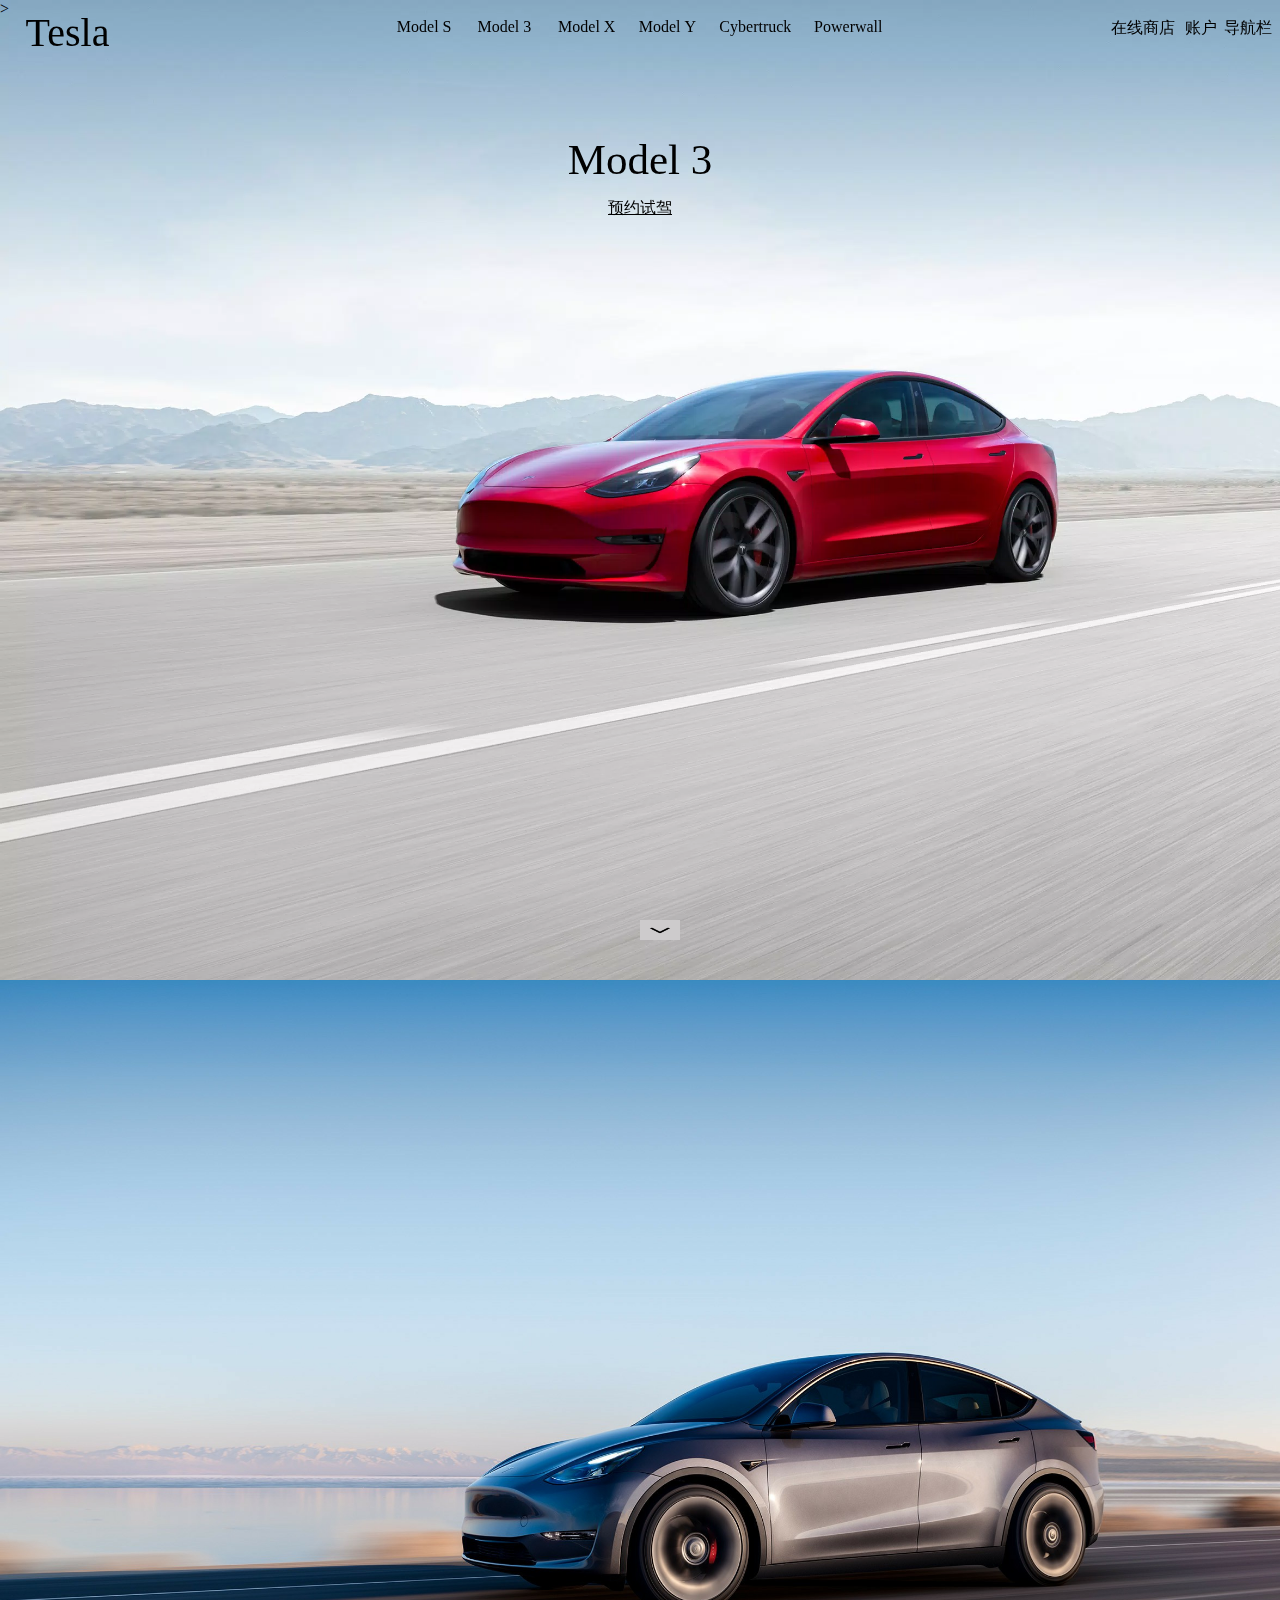
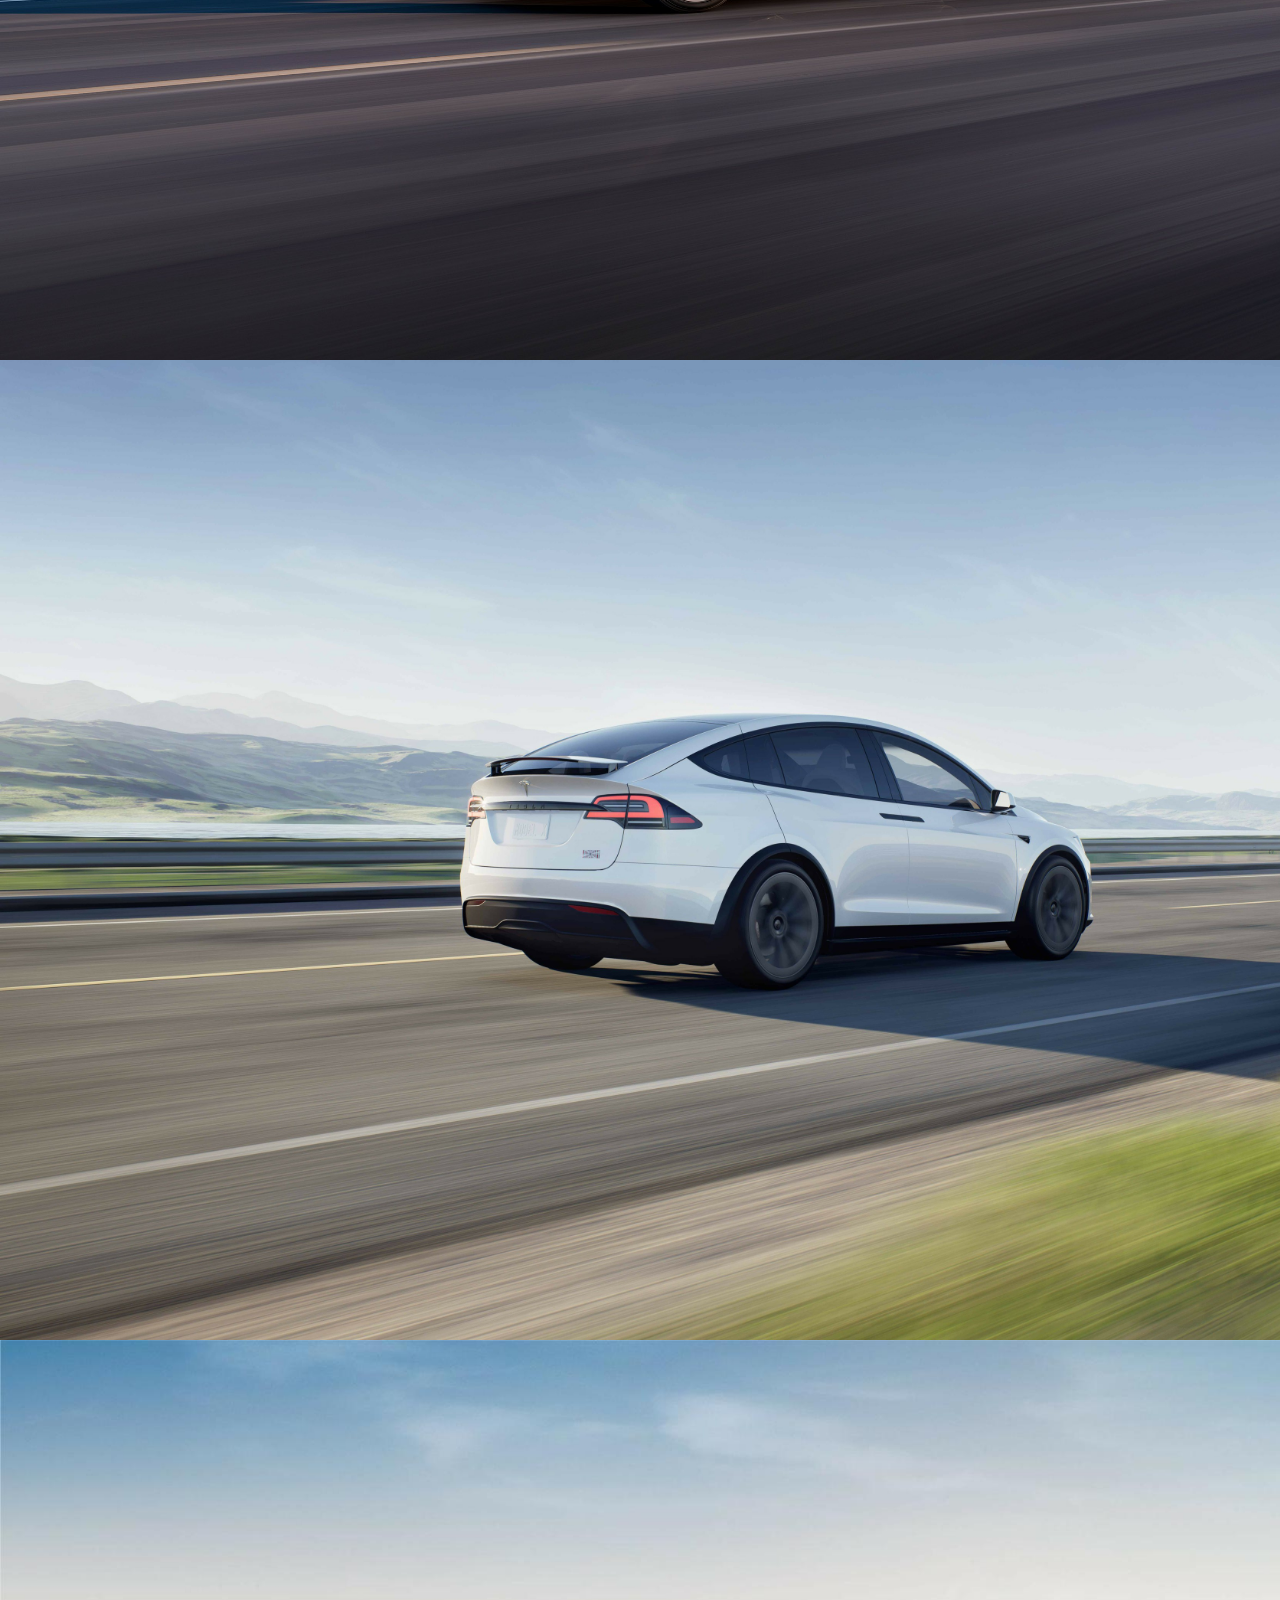
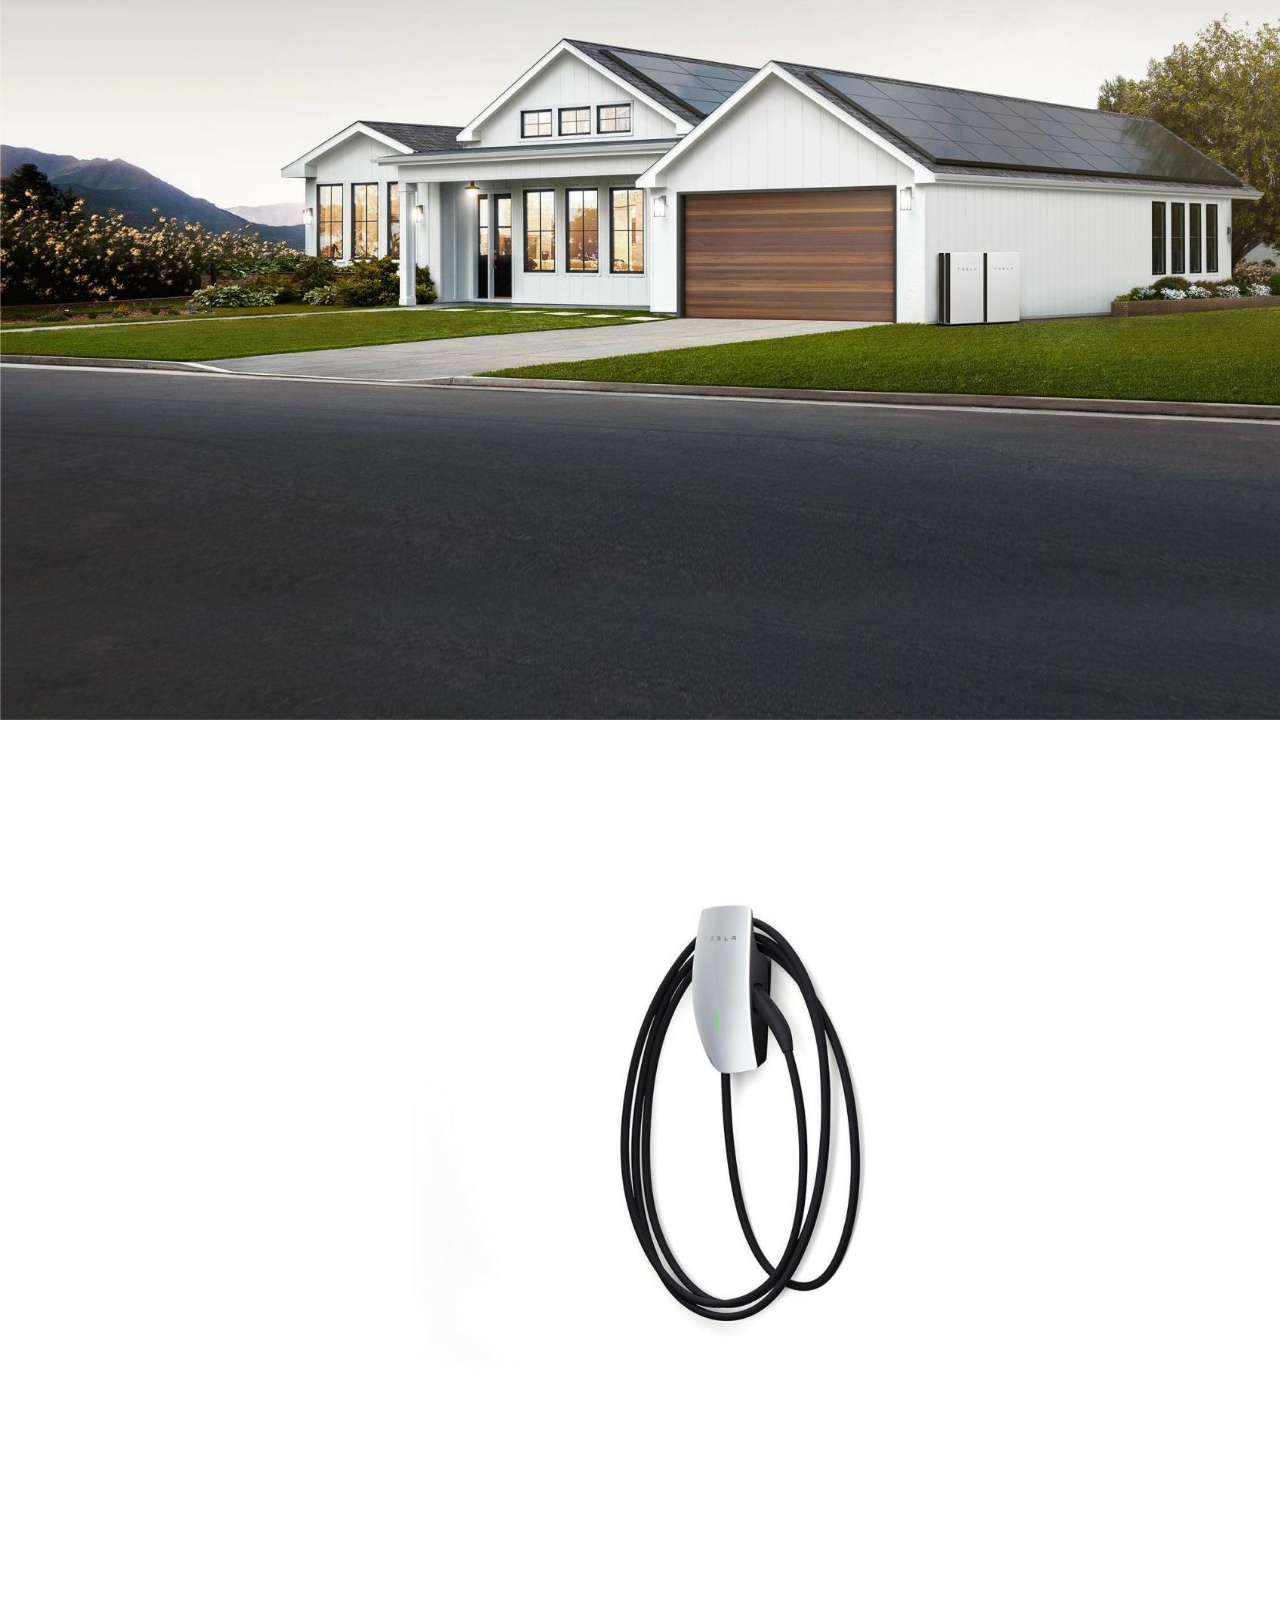
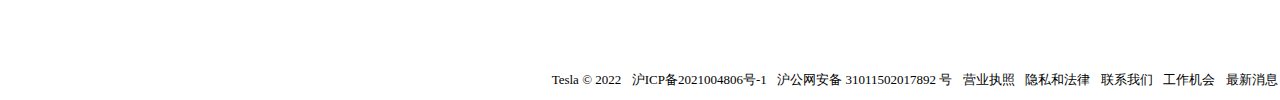
<file: html/index.html>
<!DOCTYPE html>
<html lang="en">
<head>
    <meta charset="UTF-8">
    <title>第一个测试网页</title>
    <link rel="stylesheet" type="text/css" href="../css/test.css">
    <meta name="viewport" content="width=device-width,initial-scale=1.0, minimum-scale=1.0, maximum-scale=1.0, user-scalable=no"/>
    <style>
        @media only screen and (max-width: 1200px) {
            #two,#three,#four,#five,#six,#seven,#eight,#nine,#tabb{
                display: none;
            }
        }
        @media only screen and (max-width: 1600px) {
            #zuo,#you,#zhong{
                display: none;
            }
        }
        @media only screen and (max-height: 800px){
            #zuo,#you,#zhong{
                display: none;
            }
        }
        @media only screen and (max-height: 800px){
            #shijia{
                display: none;
            }
        }
    </style>
</head>
<body>
    <div id="backimgone">       
        <div>
            <a id="one" href="index.html">Tesla</a>
            <a id="two" class="top" href="https://www.tesla.cn/models" title="Model S">Model&nbspS</a>
            <a id="three" class="top" href="model3.html" title="Model 3">Model&nbsp3</a>
            <a id="four" class="top" href="https://www.tesla.cn/modelx" title="Model X">Model&nbspX</a>
            <a id="five" class="top" href="https://www.tesla.cn/modely" title="Model Y">Model&nbspY</a>
            <a id="six" class="top" href="https://www.tesla.cn/cybertruck" title="Cybertruck">Cybertruck</a>
            <a id="seven" class="top" href="https://www.tesla.cn/powerwall" title="Powerwall">Powerwall</a>
            <a id="eight" class="top1" href="https://shop.tesla.cn/" title="在线商店">在线商店&nbsp&nbsp&nbsp</a>
            <a id="nine" class="top1" href="https://www.tesla.cn/powerwall" title="账户">账户&nbsp&nbsp</a>
            
            <div class="top1" id="ten">
                
                <a id="but" href="#">导航栏&nbsp&nbsp</a>
                <div id="daohang">
                    <a class="optt" href="https://www.tesla.cn/inventory/used/ms">认证二手车</a><br><br>
                    <a class="optt" href="https://www.tesla.cn/tradein">车辆置换</a><br><br>
                    <a class="optt" href="https://www.tesla.cn/roadster">Roadster</a><br><br>
                    <a class="optt" href="https://www.tesla.cn/energy">能源</a><br><br>
                    <a class="optt" href="https://www.tesla.cn/financing-calculator">金融服务</a><br><br>
                    <a class="optt" href="https://www.tesla.cn/charging">充电</a><br><br>
                    <a class="optt" href="https://www.tesla.cn/careers">工作机会</a><br><br>
                    <a class="optt" href="https://www.tesla.cn/findus?filters=store%2Cservice%2Csupercharger%2Cdestination%20charger%2Cbody%20repair%20center">找到我们</a><br><br>
                    <a class="optt" href="https://www.tesla.cn/support">问题解答</a><br><br>
                    <a class="optt" href="https://ir.tesla.com/#quarterly-disclosure">投资者关系</a>                     
                </div>                
            </div>
        </div>
        <div id="model3">Model&nbsp3</div>
        <div id="wudi"><a href="https://www.tesla.cn/drive" id="shijia"target='_blank' >预约试驾</a></div>
        <div id="zuo"><div id="zuoyi"><span class="juzhong"><a href="https://www.tesla.cn/model3/design#overview" target='_blank'title="定制我的Model3" id="zhe">定制我的&nbspModel&nbsp3</a></span></div></div>
        <div id="you"><div id="youyi"><span class="juzhong"><a href="https://www.tesla.cn/model3" title="了解Model3" id="na"target='_blank'>了解Model&nbsp3</a></span></div></div>>
        <div id="zhong"><div id="zhongjian"><span class="juzhong"><a href="https://www.tesla.cn/energy" title="了解更多" id="knowALot"target='_blank'>了解更多</a></span></div></div>     
        <div id='jiantou'><a href="#topper"><img src="../source\R-C.jpg" id="img" onclick="moveScrollIntoView({behavior: 'smooth', block: 'start', inline: 'nearest'})"class="btn-style"></a></div>
    </div>
    <div id="bac2"><a id="input-style"></a> </div>
    <div><div id="bac3"></div></div>
    <div><div id="bac4"></div></div>
    <div>
        <div id="bac5">
            <div id="taba">             
                <table>
                    <tr id="tabb">
                        <td class="wei"><a href="https://www.tesla.cn/about">Tesla&nbsp©&nbsp2022&nbsp&nbsp</a></td>
                        <td class="wei"><a href="https://beian.miit.gov.cn/">沪ICP备2021004806号-1&nbsp&nbsp</a></td>
                        <td class="wei"><a href="http://www.beian.gov.cn/portal/registerSystemInfo?recordcode=31011502017892">沪公网安备&nbsp31011502017892&nbsp号&nbsp&nbsp</a></td>
                        <td class="wei"><a href="https://www.tesla.cn/businesslicense">营业执照&nbsp&nbsp</a></td>
                        <td class="wei"><a href="https://www.tesla.cn/legal">隐私和法律&nbsp&nbsp</a></td>
                        <td class="wei"><a href="https://www.tesla.cn/contact">联系我们&nbsp&nbsp</a></td>
                        <td class="wei"><a href="https://www.tesla.cn/careers">工作机会&nbsp&nbsp</a></td>
                        <td class="wei"><a href="https://www.tesla.cn/blog">最新消息&nbsp&nbsp</a></td>
                    </tr>
                </table>
            </div>
        </div>
    </div>
    <script src="../js/test.js"></script>
</body>
</html>
</file>
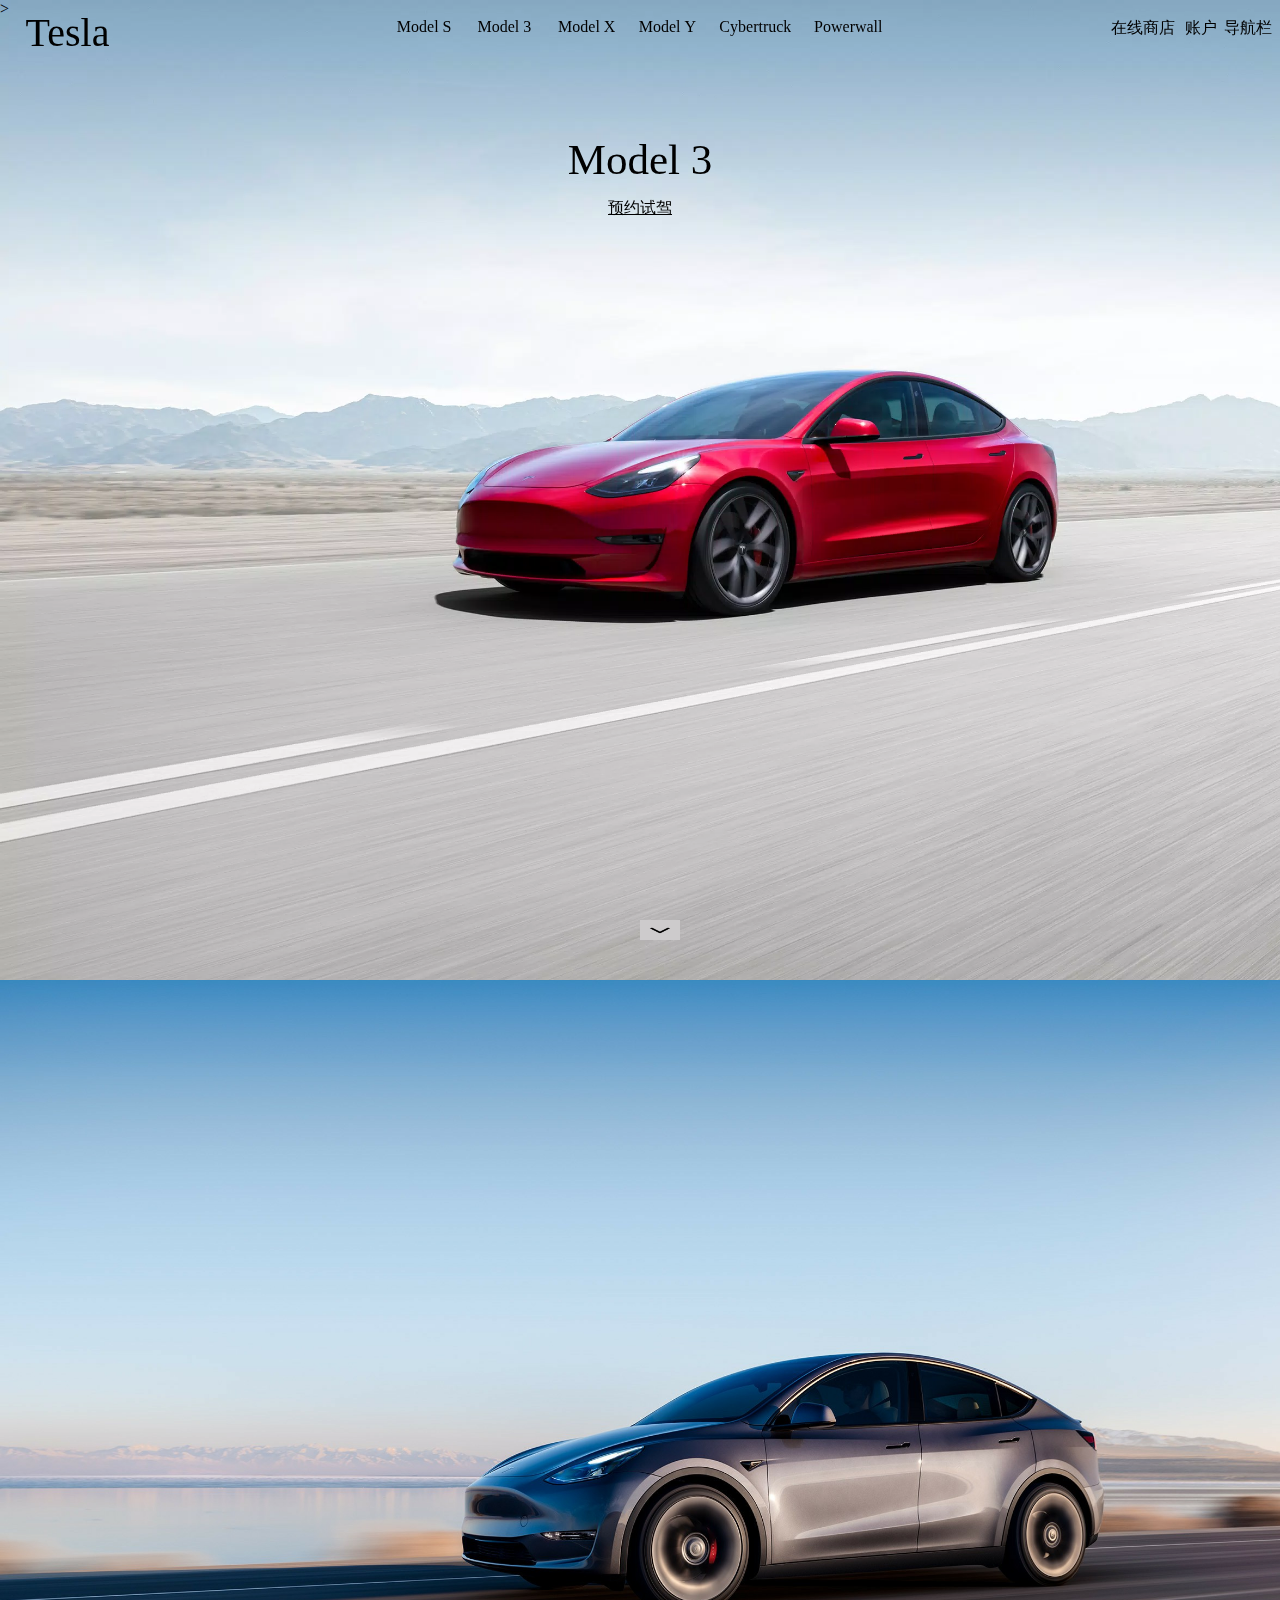
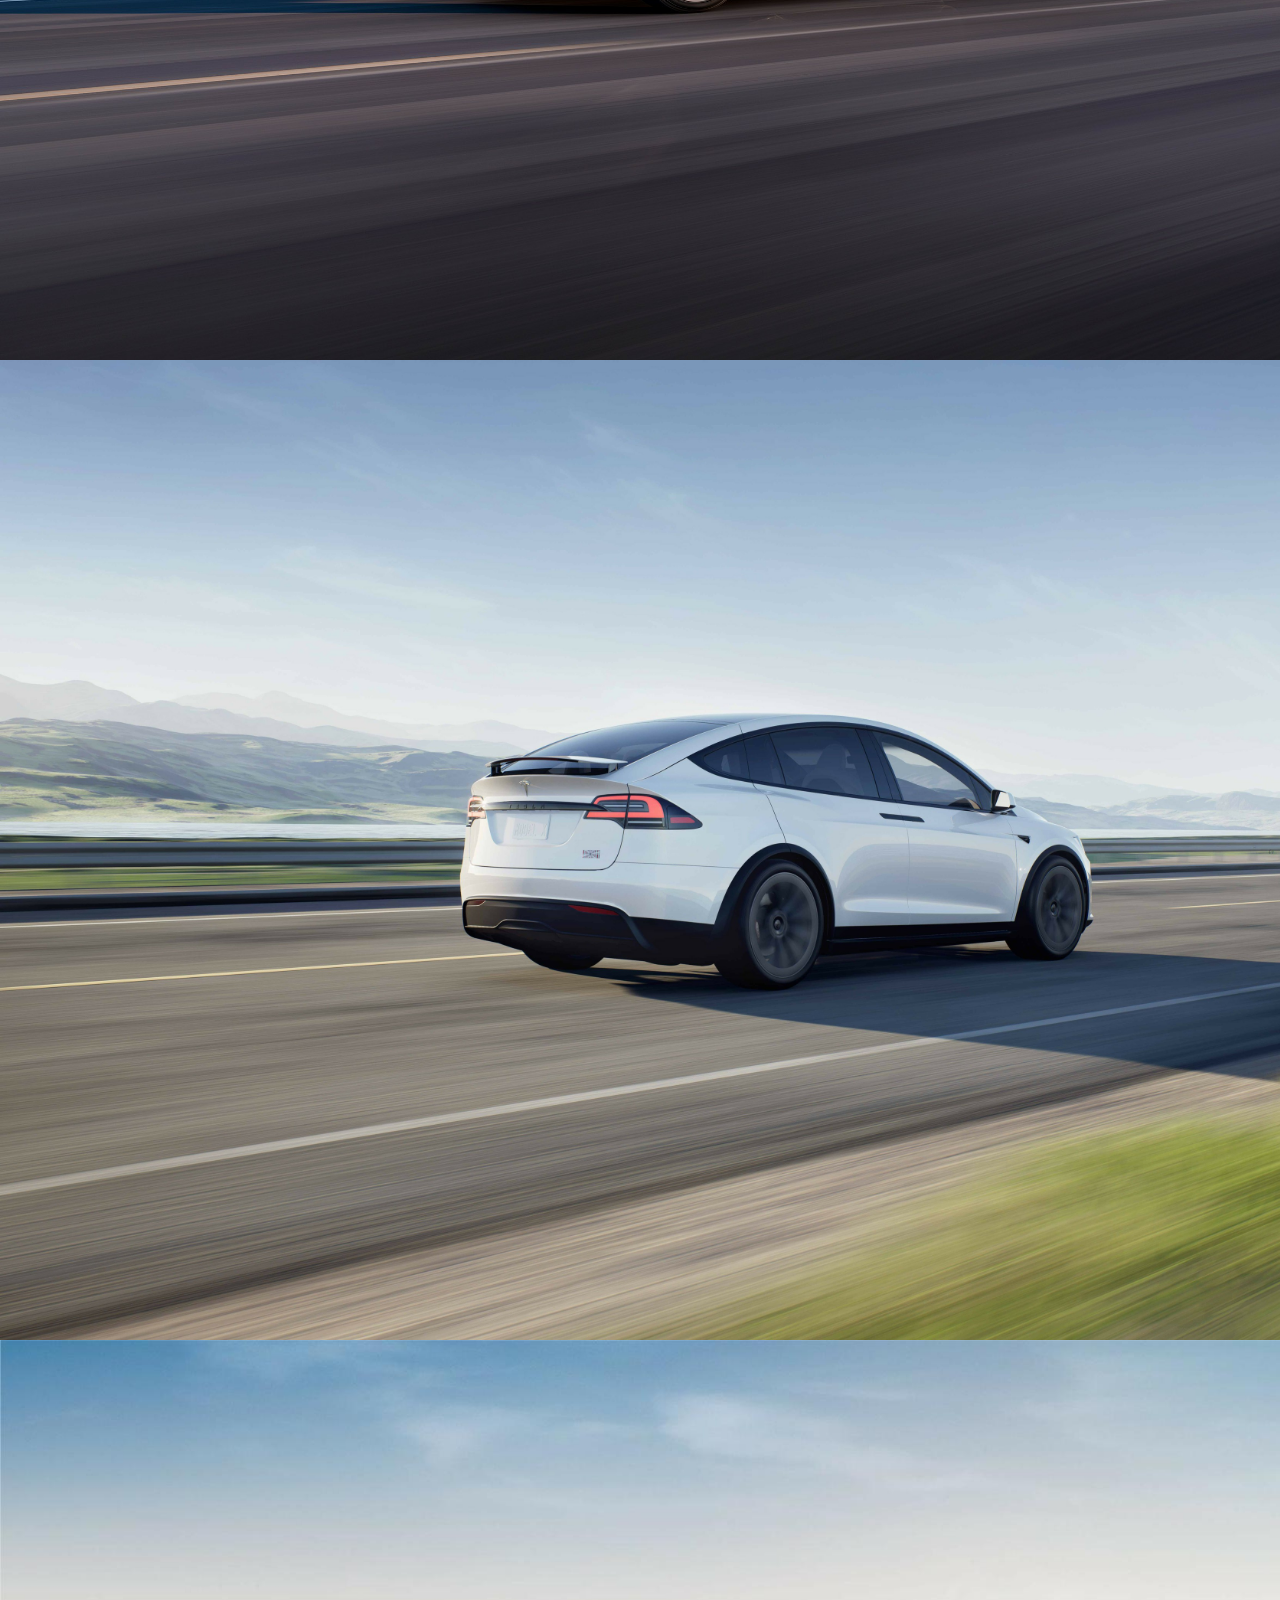
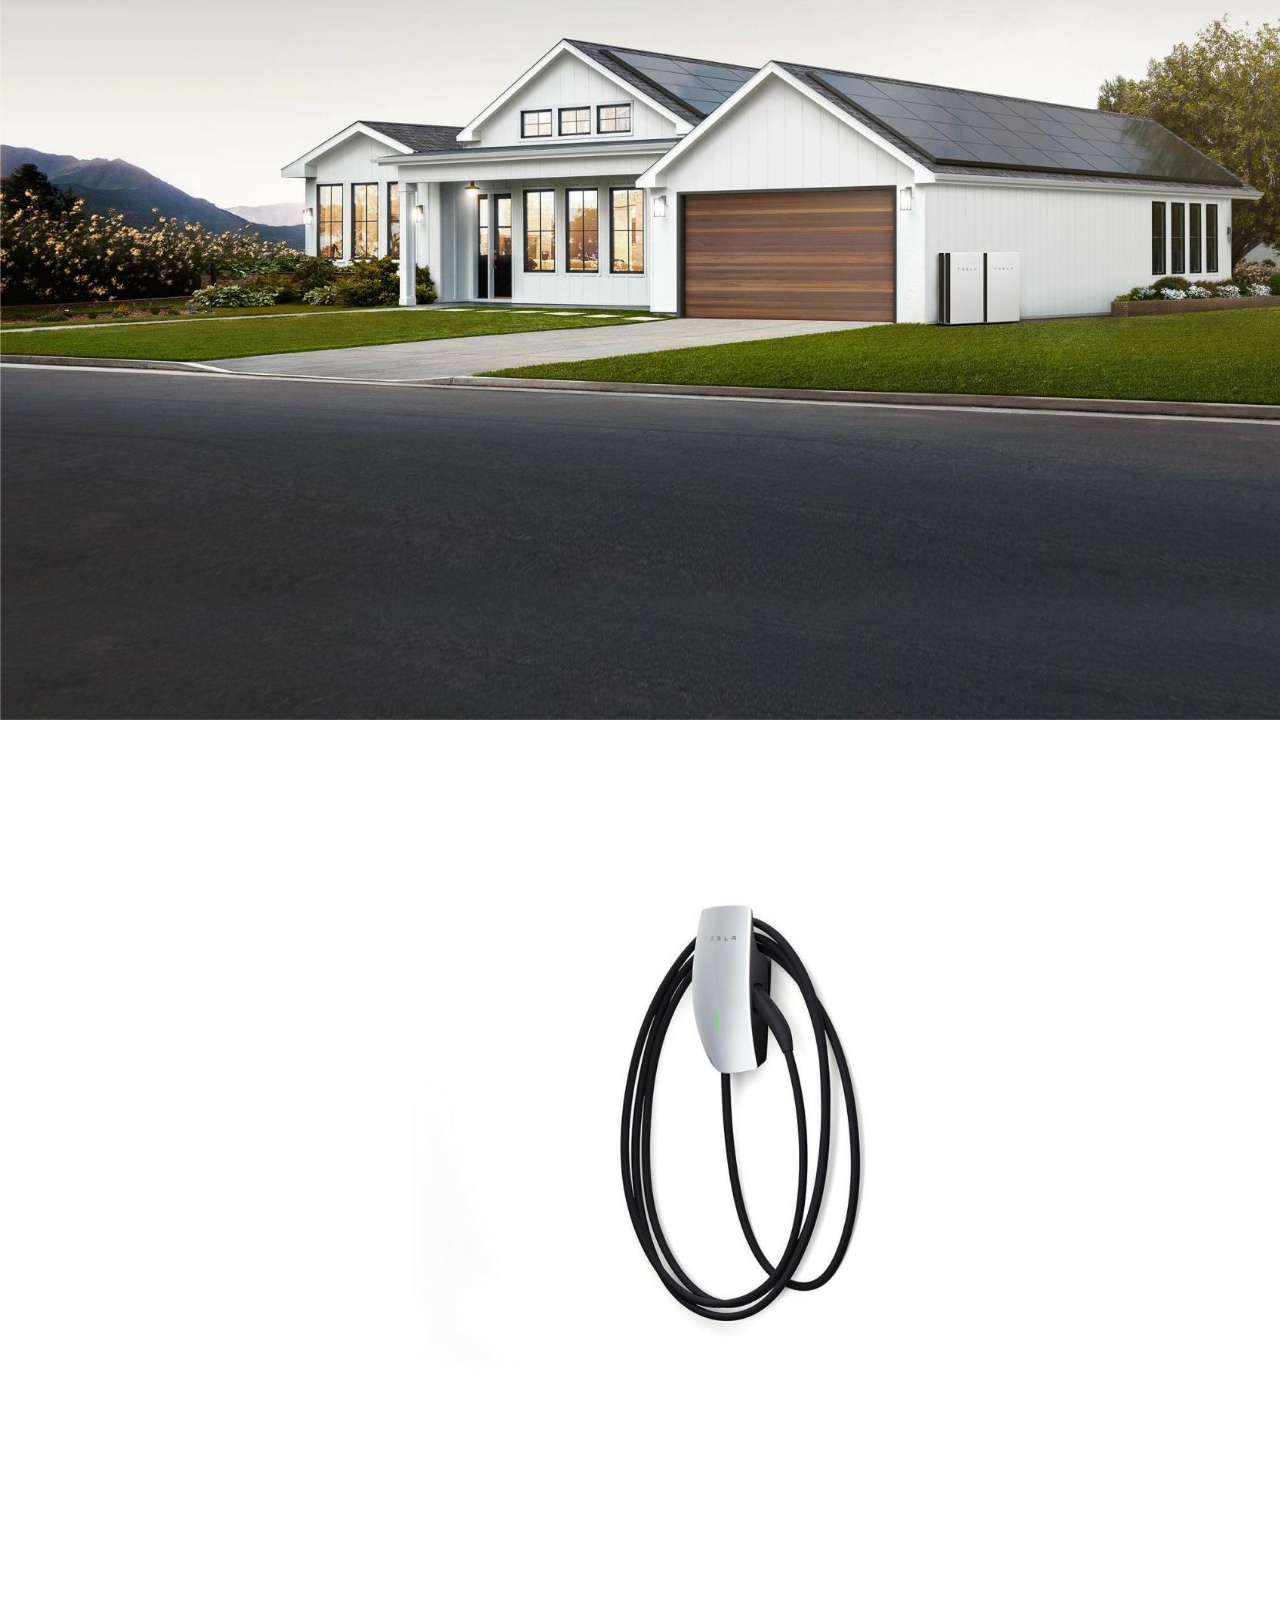
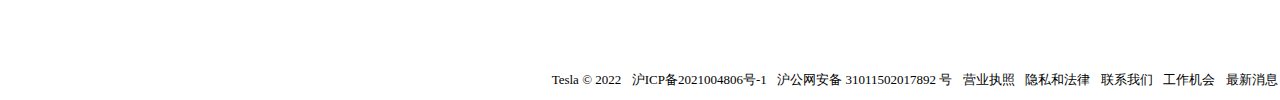
<file: html/mainwebsite.html>
<!DOCTYPE html>
<html lang="en">
<head>
    <meta charset="UTF-8">
    <title>Tesla.cn</title>
    <!-- 导入css文件 -->
    <link rel="stylesheet" type="text/css" href="../css/mainwebsite.css">
    <meta name="viewport" content="width=device-width,initial-scale=1.0, minimum-scale=1.0, maximum-scale=1.0, user-scalable=no"/>
    <style>
        /* css3特性：在屏幕缩小时隐藏模块 */
        @media only screen and (max-width: 1200px) {
            #two,#three,#four,#five,#six,#seven,#eight,#nine,#tabb{
                display: none;
            }
        }
        @media only screen and (max-width: 1600px) {
            #zuo,#you,#zhong{
                display: none;
            }
        }
        @media only screen and (max-height: 800px){
            #zuo,#you,#zhong{
                display: none;
            }
        }
        @media only screen and (max-height: 800px){
            #shijia{
                display: none;
            }
        }
    </style>
</head>
<body>
    <!-- 主站页面1 -->
    <div id="backimgone">       
        <!-- meau bar的制作 -->
        <div>
            <!-- 商标 -->
            <a id="one" href="index.html">Tesla</a>
            <!-- meau bar中间部分 -->
            <a id="two" class="top" href="https://www.tesla.cn/models" title="Model S">Model&nbspS</a>
            <a id="three" class="top" href="https://www.tesla.cn/model3" title="Model 3">Model&nbsp3</a>
            <a id="four" class="top" href="https://www.tesla.cn/modelx" title="Model X">Model&nbspX</a>
            <a id="five" class="top" href="https://www.tesla.cn/modely" title="Model Y">Model&nbspY</a>
            <a id="six" class="top" href="https://www.tesla.cn/cybertruck" title="Cybertruck">Cybertruck</a>
            <a id="seven" class="top" href="https://www.tesla.cn/powerwall" title="Powerwall">Powerwall</a>
            <!-- meau bar右侧部分 -->
            <a id="eight" class="top1" href="shoponline.html" title="在线商店">在线商店&nbsp&nbsp&nbsp</a>
            <a id="nine" class="top1" href="https://www.tesla.cn/powerwall" title="账户">账户&nbsp&nbsp</a>
            <!-- 导航栏 -->
            <div class="top1" id="ten">                
                <a id="but" href="#">导航栏&nbsp&nbsp</a>
                <!-- 导航栏下拉菜单 -->
                <div id="daohang">
                    <a class="optt" href="https://www.tesla.cn/inventory/used/ms">认证二手车</a><br><br>
                    <a class="optt" href="https://www.tesla.cn/tradein">车辆置换</a><br><br>
                    <a class="optt" href="https://www.tesla.cn/roadster">Roadster</a><br><br>
                    <a class="optt" href="https://www.tesla.cn/energy">能源</a><br><br>
                    <a class="optt" href="https://www.tesla.cn/financing-calculator">金融服务</a><br><br>
                    <a class="optt" href="https://www.tesla.cn/charging">充电</a><br><br>
                    <a class="optt" href="https://www.tesla.cn/careers">工作机会</a><br><br>
                    <a class="optt" href="https://www.tesla.cn/findus?filters=store%2Cservice%2Csupercharger%2Cdestination%20charger%2Cbody%20repair%20center">找到我们</a><br><br>
                    <a class="optt" href="https://www.tesla.cn/support">问题解答</a><br><br>
                    <a class="optt" href="https://ir.tesla.com/#quarterly-disclosure">投资者关系</a>                     
                </div>                
            </div>
        </div>
        <!-- 页面主要的按钮设计 -->
        <div id="model3">Model&nbsp3</div>
        <div id="wudi"><a href="https://www.tesla.cn/drive" id="shijia"target='_blank' >预约试驾</a></div>
        <div id="zuo"><div id="zuoyi"><span class="juzhong"><a href="https://www.tesla.cn/model3/design#overview" target='_blank'title="定制我的Model3" id="zhe">定制我的&nbspModel&nbsp3</a></span></div></div>
        <div id="you"><div id="youyi"><span class="juzhong"><a href="https://www.tesla.cn/model3" title="了解Model3" id="na"target='_blank'>了解Model&nbsp3</a></span></div></div>>
        <div id="zhong"><div id="zhongjian"><span class="juzhong"><a href="https://www.tesla.cn/energy" title="了解更多" id="knowALot"target='_blank'>了解更多</a></span></div></div>     
        <!-- 箭头指向页面2 -->
        <div id='jiantou'><a href="#topper"><img src="../source/mainwebsite/tubiao/jiantou_xia.jpg" id="img" onclick="moveScrollIntoView({behavior: 'smooth', block: 'start', inline: 'nearest'})"class="btn-style"></a></div>
    </div>
    <!-- 主站页面2 -->
    <div id="bac2">
        <!-- 页面2的指针 -->
        <a id="input-style"></a>
    </div>
    <!-- 主站页面3 -->
    <div>
        <div id="bac3"></div>
    </div>
    <!-- 主站页面4 -->
    <div>
        <div id="bac4"></div>
    </div>
    <!-- 主站页面5 -->
    <div>
        <div id="bac5">
            <!-- 页尾的制作 -->
            <div id="taba">             
                <table>
                    <tr id="tabb">
                        <td class="wei"><a href="https://www.tesla.cn/about">Tesla&nbsp©&nbsp2022&nbsp&nbsp</a></td>
                        <td class="wei"><a href="https://beian.miit.gov.cn/">沪ICP备2021004806号-1&nbsp&nbsp</a></td>
                        <td class="wei"><a href="http://www.beian.gov.cn/portal/registerSystemInfo?recordcode=31011502017892">沪公网安备&nbsp31011502017892&nbsp号&nbsp&nbsp</a></td>
                        <td class="wei"><a href="https://www.tesla.cn/businesslicense">营业执照&nbsp&nbsp</a></td>
                        <td class="wei"><a href="https://www.tesla.cn/legal">隐私和法律&nbsp&nbsp</a></td>
                        <td class="wei"><a href="https://www.tesla.cn/contact">联系我们&nbsp&nbsp</a></td>
                        <td class="wei"><a href="https://www.tesla.cn/careers">工作机会&nbsp&nbsp</a></td>
                        <td class="wei"><a href="https://www.tesla.cn/blog">最新消息&nbsp&nbsp</a></td>
                    </tr>
                </table>
            </div>
        </div>
    </div>
    <!-- 导入js文件 -->
    <script src="../js/mainwebsite.js"></script>
</body>
</html>
</file>
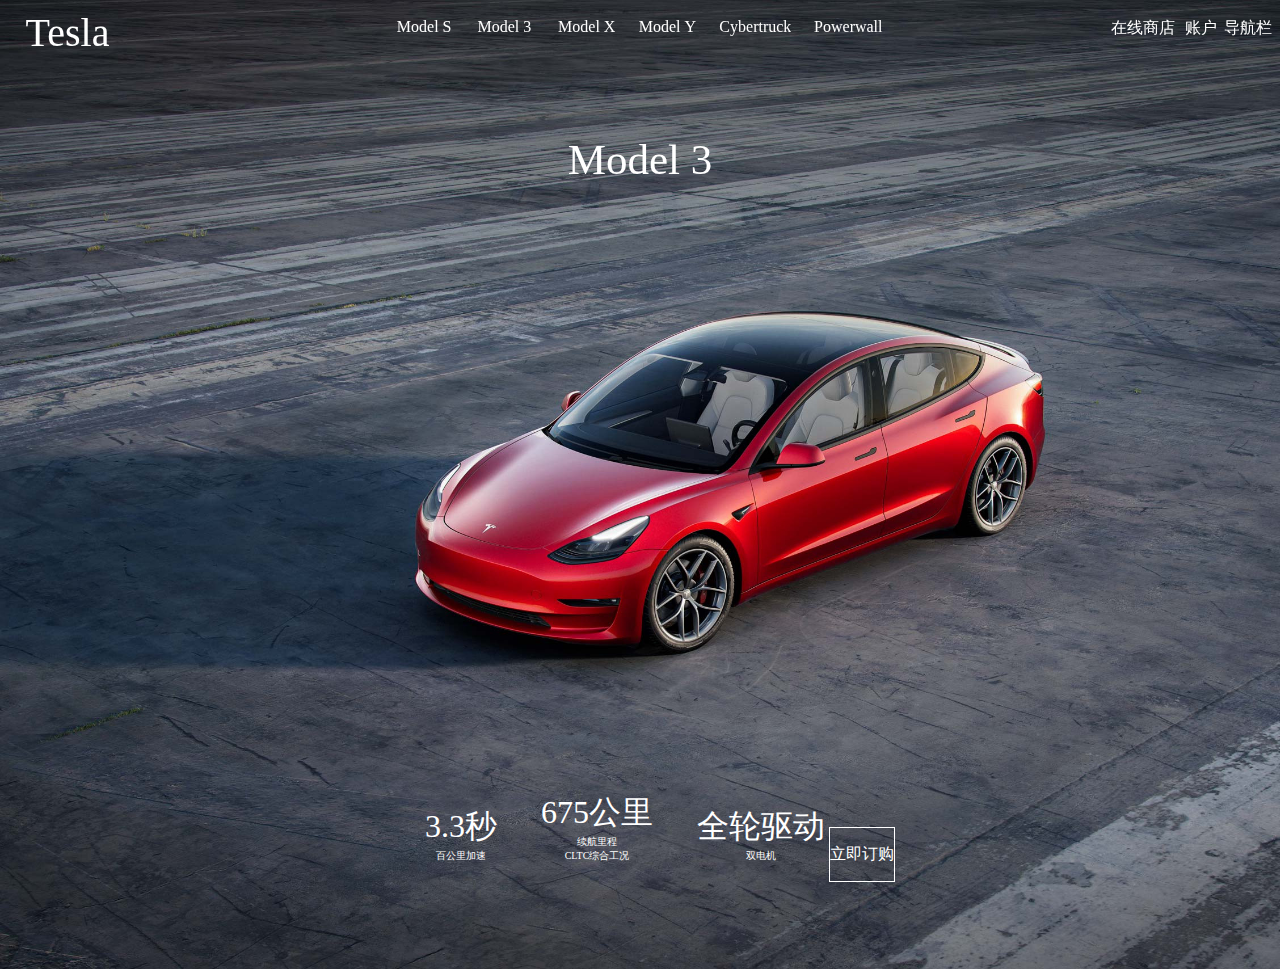
<file: html/model3.html>
<!DOCTYPE html>
<html lang="en">
<head>
    <meta charset="UTF-8">
    <title>model3</title>
    <link rel="stylesheet" type="text/css" href="../css/model3.css">
    <meta name="viewport" content="width=device-width,initial-scale=1.0, minimum-scale=1.0, maximum-scale=1.0, user-scalable=no"/>
</head>
<body>
    <div id="background">
        <div>
            <a id="one" href="index.html">Tesla</a>
            <a id="two" class="top" href="https://www.tesla.cn/models" title="Model S">Model&nbspS</a>
            <a id="three" class="top" href="model3.html" title="Model 3">Model&nbsp3</a>
            <a id="four" class="top" href="https://www.tesla.cn/modelx" title="Model X">Model&nbspX</a>
            <a id="five" class="top" href="https://www.tesla.cn/modely" title="Model Y">Model&nbspY</a>
            <a id="six" class="top" href="https://www.tesla.cn/cybertruck" title="Cybertruck">Cybertruck</a>
            <a id="seven" class="top" href="https://www.tesla.cn/powerwall" title="Powerwall">Powerwall</a>
            <a id="eight" class="top1" href="https://shop.tesla.cn/" title="在线商店">在线商店&nbsp&nbsp&nbsp</a>
            <a id="nine" class="top1" href="https://www.tesla.cn/powerwall" title="账户">账户&nbsp&nbsp</a>
            
            <div class="top1" id="ten">
                
                <a id="but" href="#">导航栏&nbsp&nbsp</a>
                <div id="daohang">
                    <a class="optt" href="https://www.tesla.cn/inventory/used/ms">认证二手车</a><br><br>
                    <a class="optt" href="https://www.tesla.cn/tradein">车辆置换</a><br><br>
                    <a class="optt" href="https://www.tesla.cn/roadster">Roadster</a><br><br>
                    <a class="optt" href="https://www.tesla.cn/energy">能源</a><br><br>
                    <a class="optt" href="https://www.tesla.cn/financing-calculator">金融服务</a><br><br>
                    <a class="optt" href="https://www.tesla.cn/charging">充电</a><br><br>
                    <a class="optt" href="https://www.tesla.cn/careers">工作机会</a><br><br>
                    <a class="optt" href="https://www.tesla.cn/findus?filters=store%2Cservice%2Csupercharger%2Cdestination%20charger%2Cbody%20repair%20center">找到我们</a><br><br>
                    <a class="optt" href="https://www.tesla.cn/support">问题解答</a><br><br>
                    <a class="optt" href="https://ir.tesla.com/#quarterly-disclosure">投资者关系</a>                     
                </div>                
            </div>
        </div>

        <div id="model3">Model&nbsp3</div>
        <div id="bottom">
            <div id="bottomwz">
                <div  id="first">
                    <ul>
                        <li class="shang">3.3秒</li>
                        <li class="xia">百公里加速</li>
                    </ul>
                </div>
                <div id="second">
                    <ul>
                        <li class="shang">675公里</li>
                        <li class="xia">续航里程</br>CLTC综合工况</br></li>
                    </ul>
                </div>
                <div id="third">
                    <ul>
                        <li class="shang">全轮驱动</li>
                        <li class="xia">双电机</li>
                    </ul>
                </div>
            </div>
            <div id="buykuang">
                <p id="buy">立即订购</p>
            </div>
        </div>

    </div>
    
    
</body>
</html>
</file>
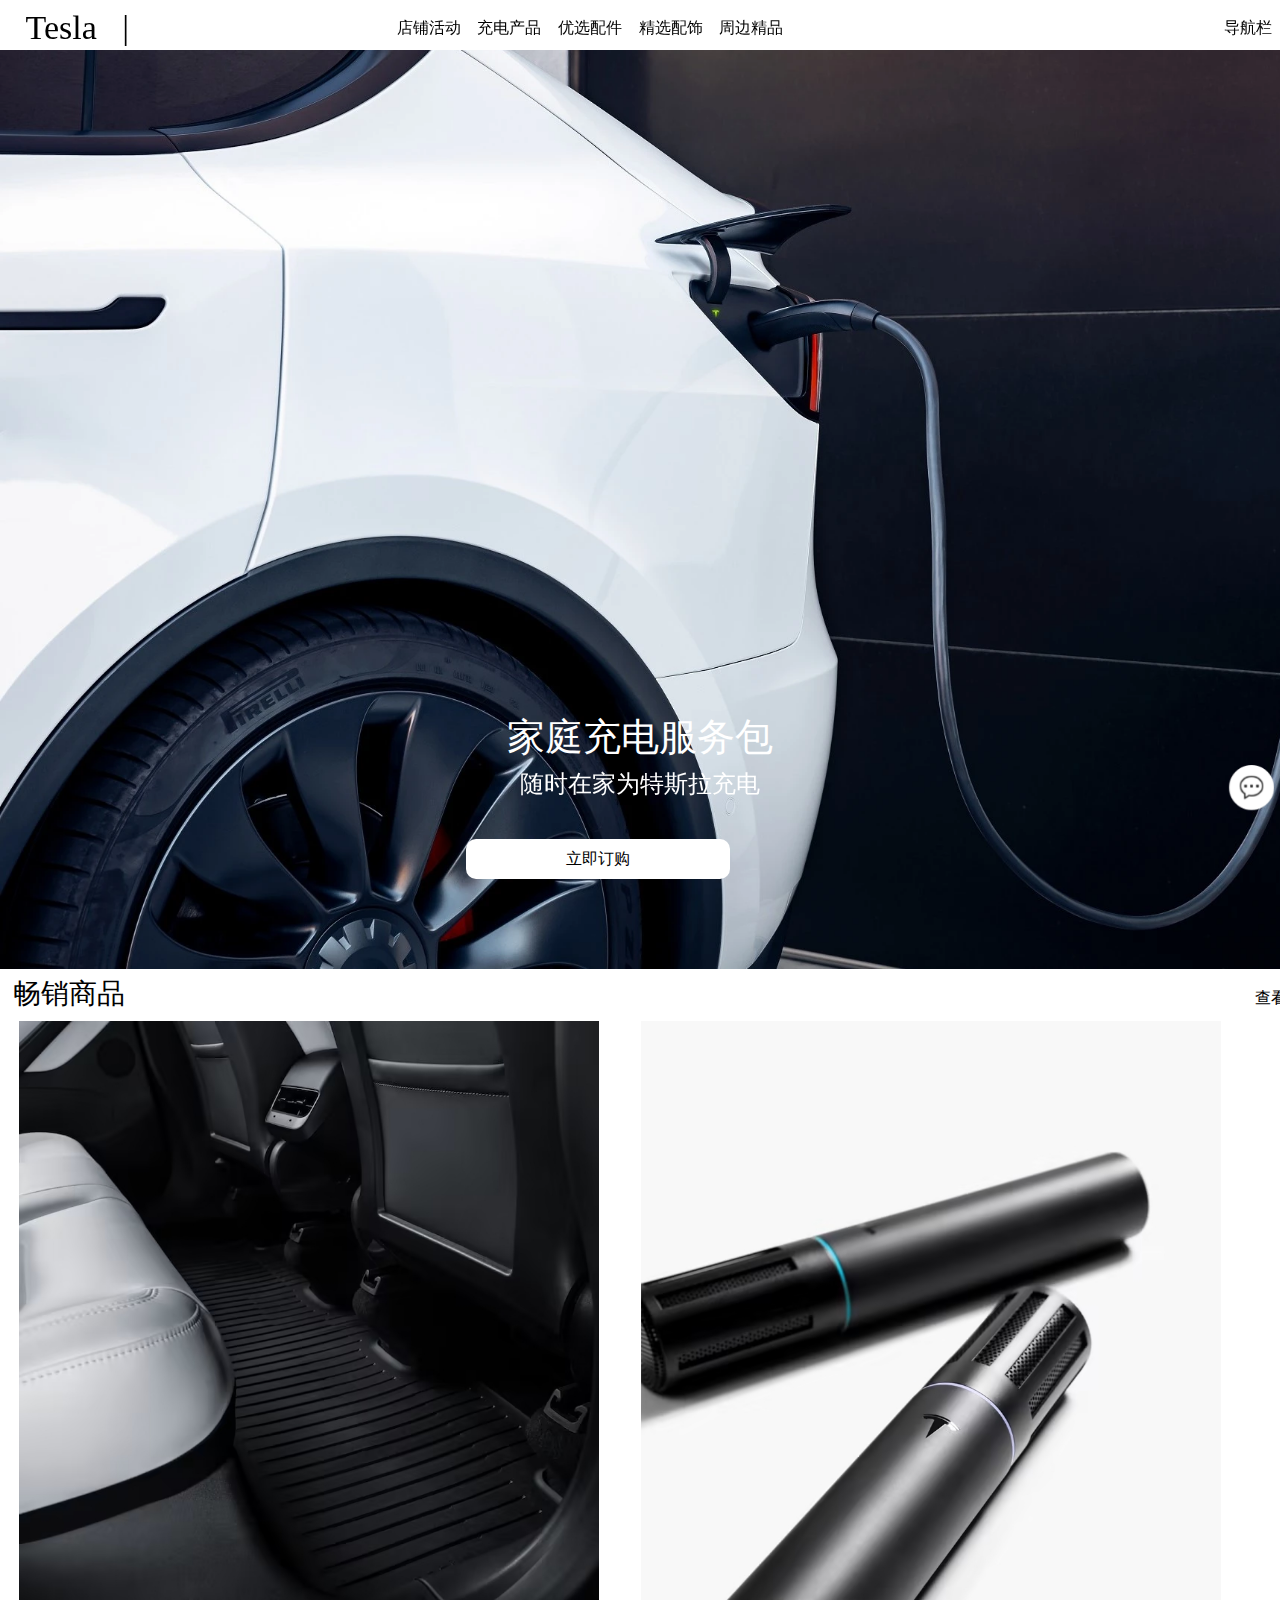
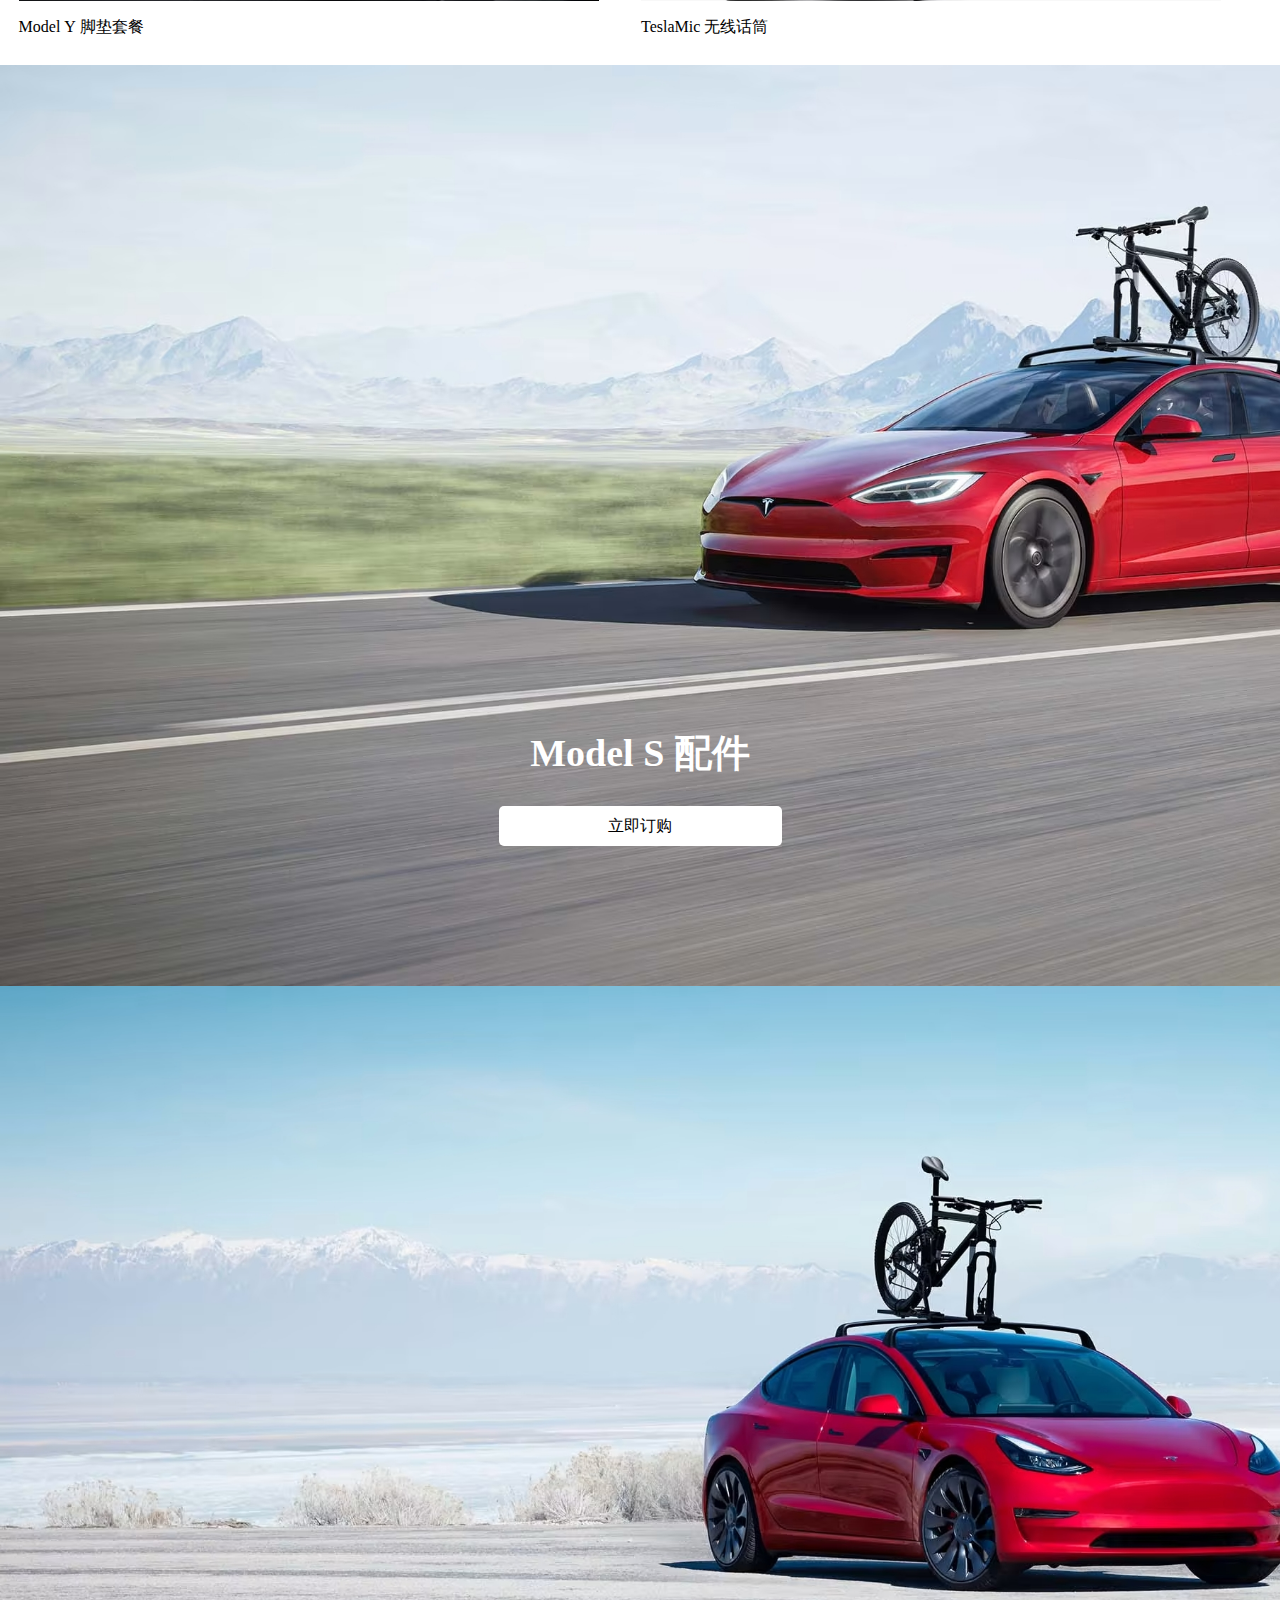
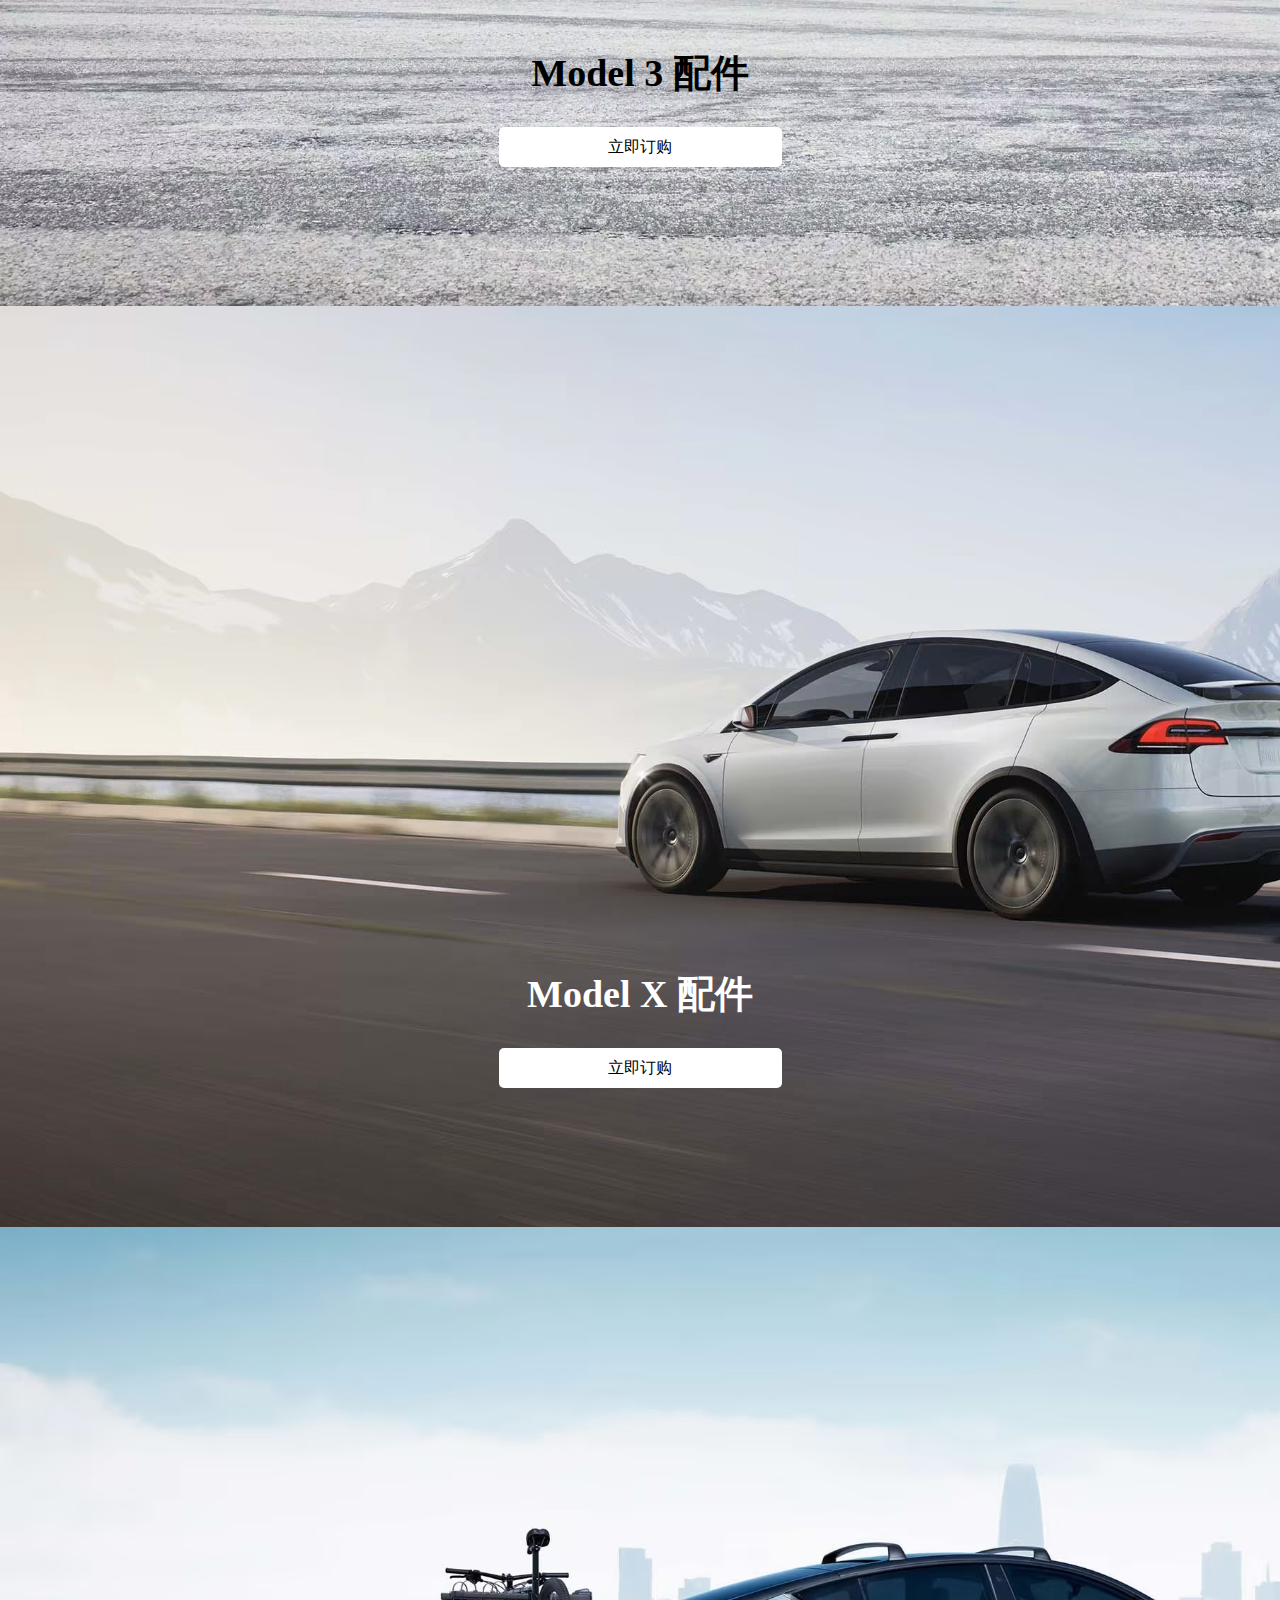
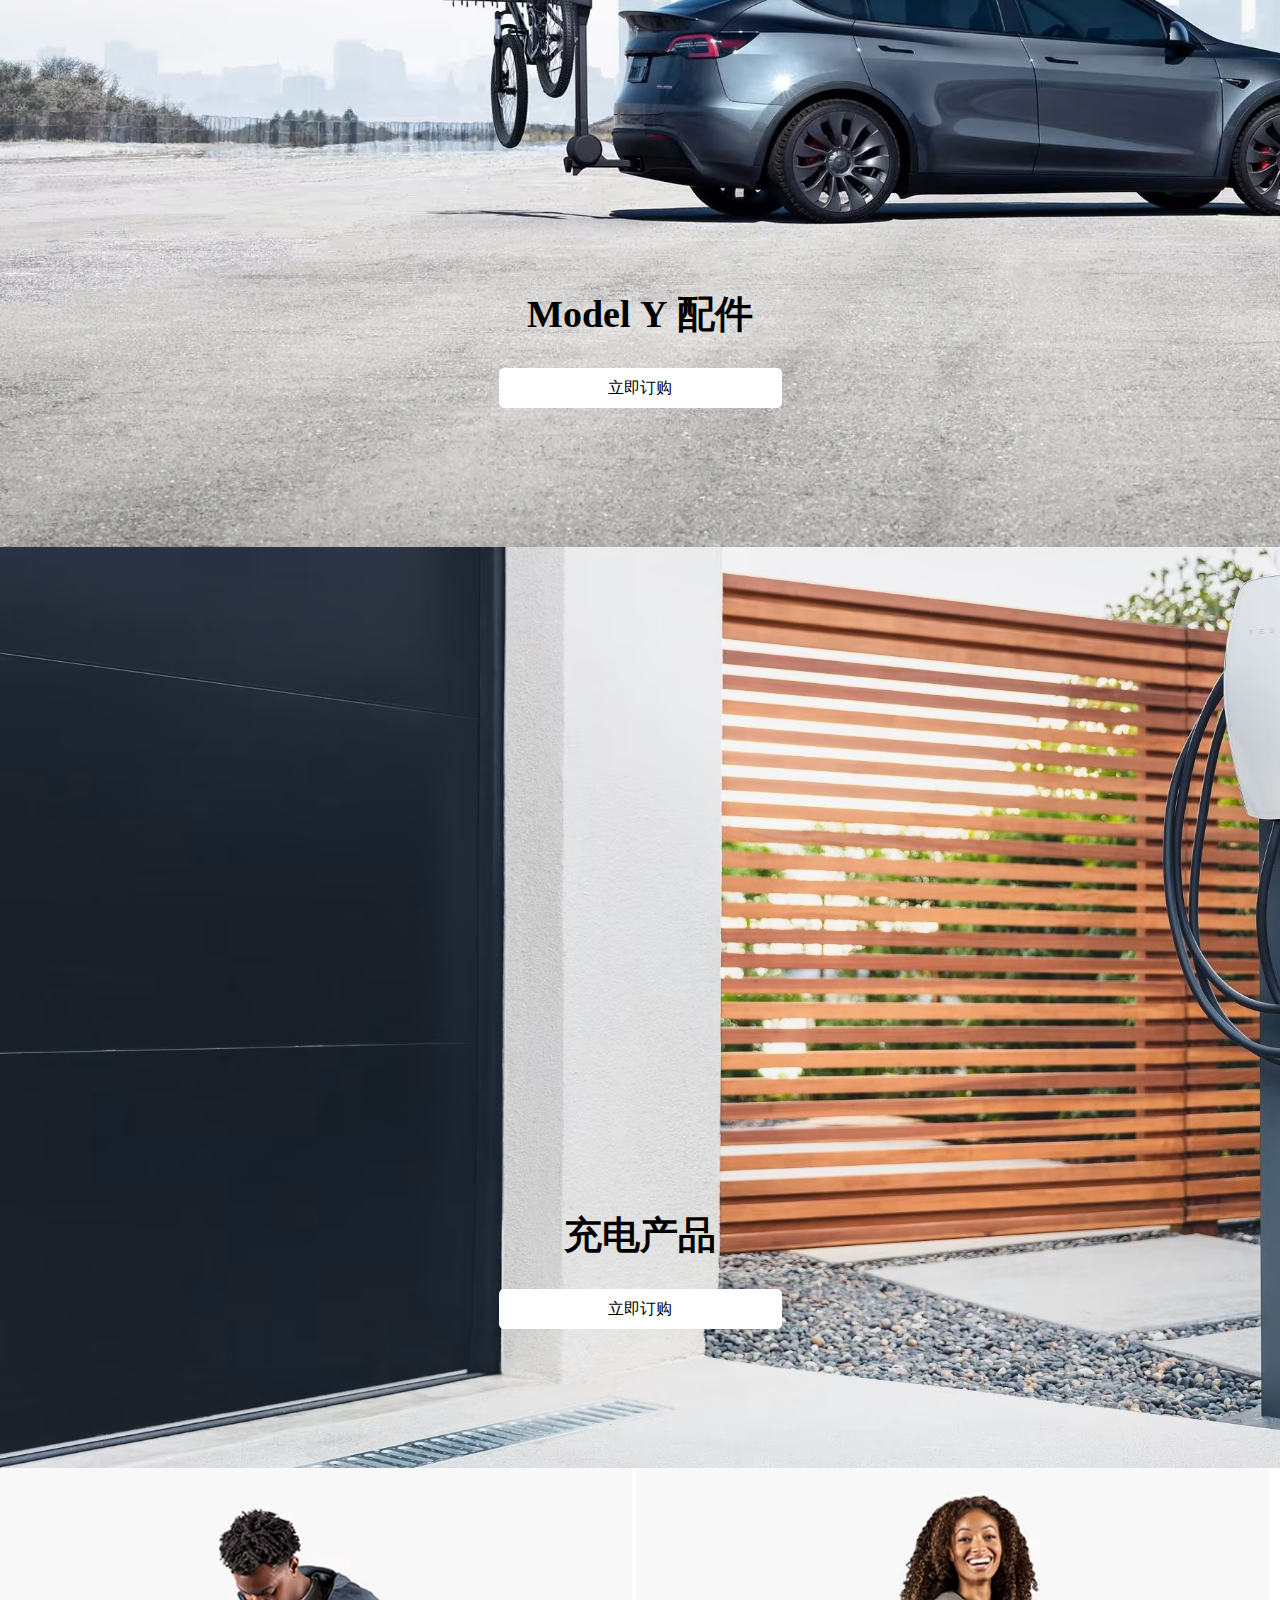
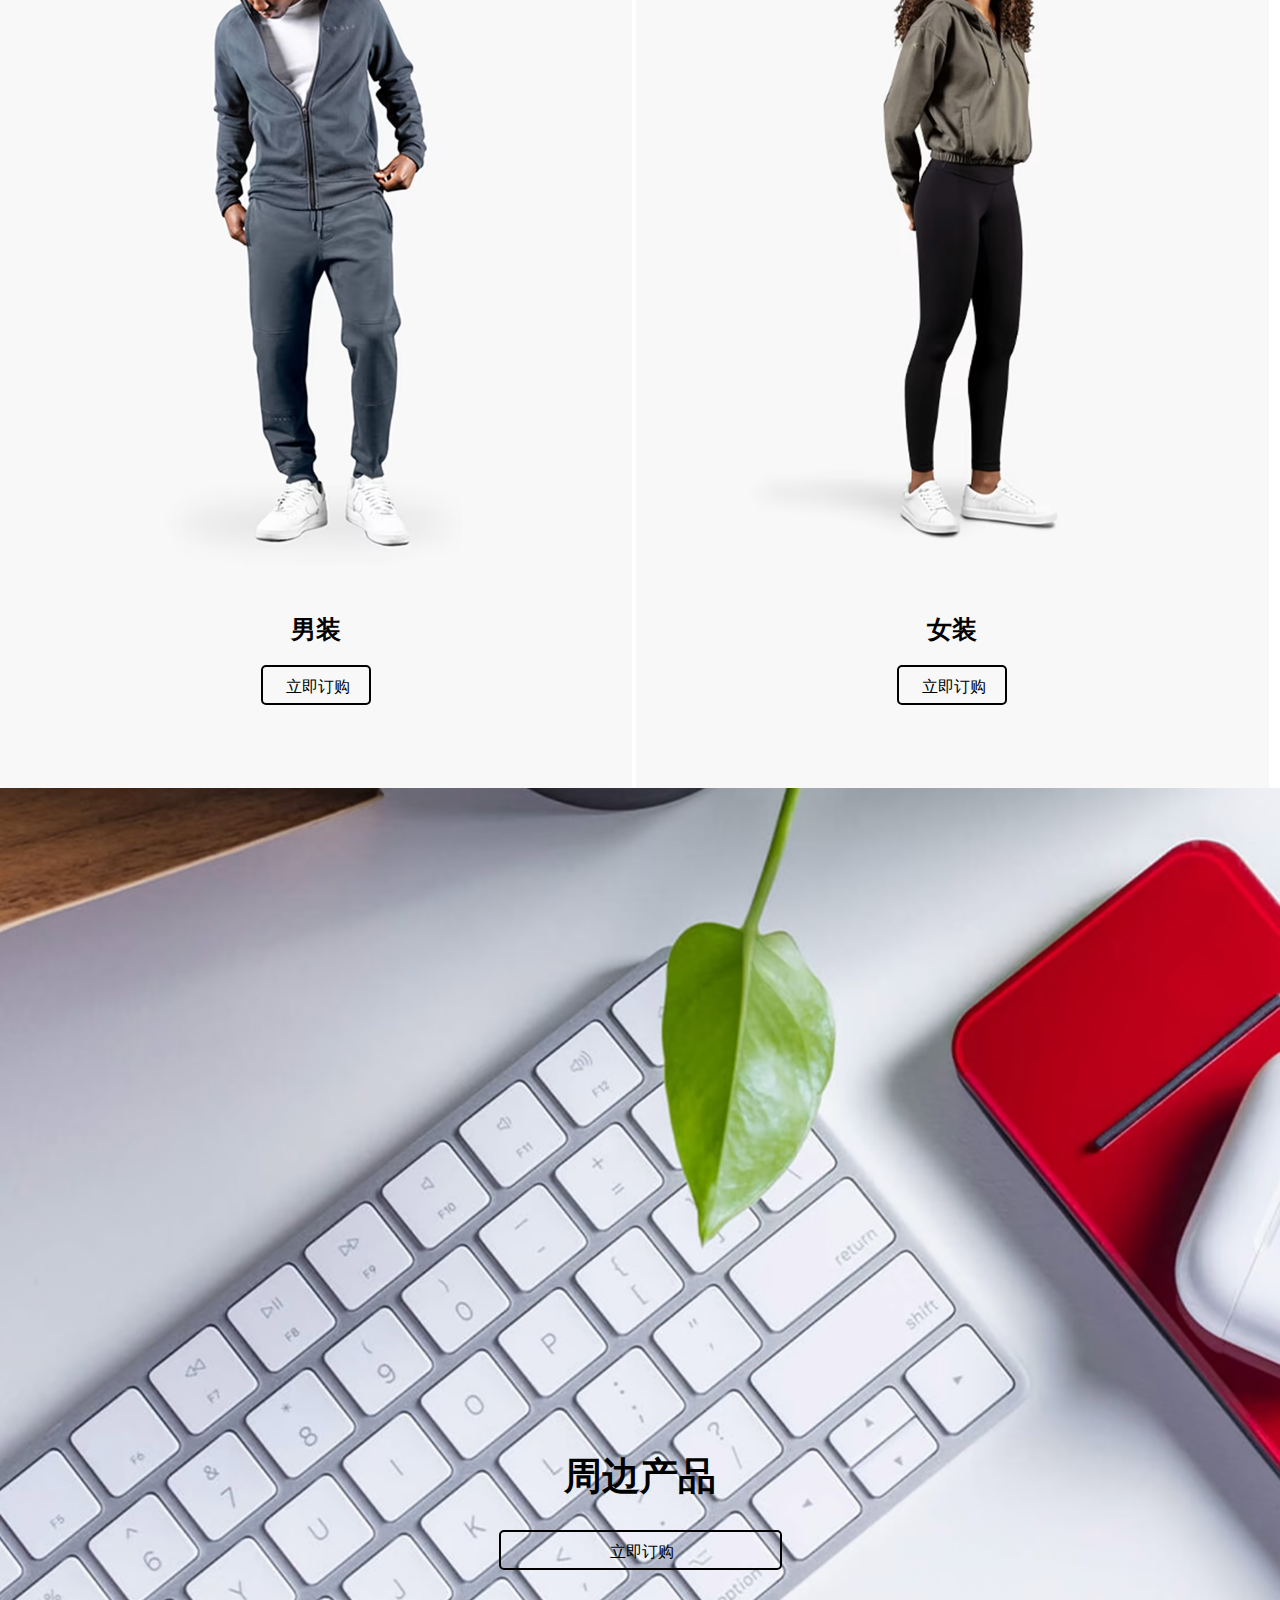
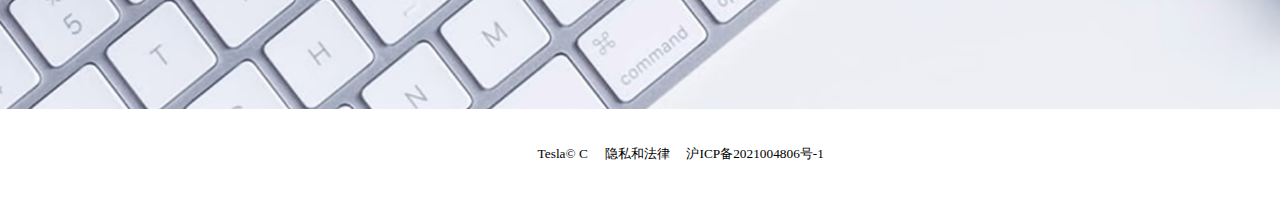
<file: html/shoponline.html>
<!DOCTYPE html>
<html lang="en">
<head>
    <meta charset="UTF-8">
    <title>在线商店</title>
    <!-- 导入css文件 -->
    <link rel="stylesheet" type="text/css" href="../css/shoponline.css ">
    <style>
        /* css3特性：在屏幕缩小时隐藏模块 */
        @media only screen and (max-width: 1200px) {
            #dianpuhuodong,#chongdianchanpin,#peijian,#peishi,#zhoubian{
                display: none;
            }
        }
        @media only screen and (max-height: 800px){
            #zhong{
                display: none;
            }
        }
        @media only screen and (max-width: 1709px) {
            .top2{
                display: none;
            }
        }
        @media only screen and (max-width: 1550px) {
            #nine{
                display: none;
            }

        }
        @media only screen and (max-width: 1650px) {
            #shangdianwenzi{
                display: none;
            }
        }
    </style>
    <meta name="viewport" content="width=device-width,initial-scale=1.0, minimum-scale=1.0, maximum-scale=1.0, user-scalable=no"/>
</head>
<body>
    <!-- 在线商店页面1 -->
    <div id="shopimgone"> 
        <!-- meau bar的制作-->
        <div id="meaubar">
            <!-- meau bar右侧结构 -->
            <a id="shangbiao" href="index.html">Tesla&nbsp&nbsp&nbsp|</a>
            <a id="shangdianwenzi" href="shop.html">商店</a>
            <!-- meau bar中间结构 -->
            <a id="dianpuhuodong" class="top" href="https://www.tesla.cn/models" title="店铺活动">店铺活动</a>
            <a id="chongdianchanpin" class="top" href="https://www.tesla.cn/model3" title="充电产品">充电产品</a>
            <a id="peijian" class="top" href="https://www.tesla.cn/modelx" title="优选配件">优选配件</a>
            <a id="peishi" class="top" href="https://www.tesla.cn/modely" title="精选配饰">精选配饰</a>
            <a id="zhoubian" class="top" href="https://www.tesla.cn/cybertruck" title="周边精品">周边精品</a>
            <!-- meau bar左侧结构 -->
            <div class="top2">
                <!-- 搜索框 -->
                <input type="text" placeholder="搜索" class="serch"></input>
                <div class="pic"><a href="#"><img src="../source/shopwebsite/barimg/top/search2.png" alt="" ></a></div>
            </div>
            <!-- 购物车 -->
            <a id="nine" class="top1" href="https://www.tesla.cn/powerwall"><img src="../source/shopwebsite/barimg/top/shopcarwhite.png"id="search2"></a>            
            <!-- 导航栏 -->
            <div class="top1" id="ten">               
                <a id="daohanglan" href="#">导航栏&nbsp&nbsp</a>
                <!-- 导航栏下拉菜单 -->
                <div id="daohang">
                    <a class="optt" href="https://www.tesla.cn/inventory/used/ms">认证二手车</a><br><br>
                    <a class="optt" href="https://www.tesla.cn/tradein">车辆置换</a><br><br>
                    <a class="optt" href="https://www.tesla.cn/roadster">Roadster</a><br><br>
                    <a class="optt" href="https://www.tesla.cn/energy">能源</a><br><br>
                    <a class="optt" href="https://www.tesla.cn/financing-calculator">金融服务</a><br><br>
                    <a class="optt" href="https://www.tesla.cn/charging">充电</a><br><br>
                    <a class="optt" href="https://www.tesla.cn/careers">工作机会</a><br><br>
                    <a class="optt" href="https://www.tesla.cn/findus?filters=store%2Cservice%2Csupercharger%2Cdestination%20charger%2Cbody%20repair%20center">找到我们</a><br><br>
                    <a class="optt" href="https://www.tesla.cn/support">问题解答</a><br><br>
                    <a class="optt" href="https://ir.tesla.com/#quarterly-disclosure">投资者关系</a>                     
                </div>                
            </div>
        </div>
        <!-- 店铺活动的下拉菜单 -->
        <div id="drop_down_menu_dianpuhuodong">
            <div id="fuli"><a href="https://shop.tesla.cn/category/events#events.fans-season" id="chezhulink0">特斯拉车主福利</a></div>
            <div id="huixian">_____________________________</div>
        </div>
        <!-- 充电产品的下拉菜单 -->
        <div id="drop_down_menu_chongdianchanpin">
            <div id="jiating">
                <a href="https://shop.tesla.cn/category/charging#charging.at-home" id="jiatinglink0">家庭充电</a>
                <div id="huixian2">_______________________________</div>
            </div>
            <div id="lvxing">
                <a href="https://shop.tesla.cn/category/charging#charging.on-the-road" id="lvxinglink0">旅行充电</a>
                <div id="huixian3">_______________________________</div>
            </div>
            <div id="fuwubao">
                <a href="https://shop.tesla.cn/product/model-y-roof-rack?sku=1518236-00-B" id="fuwulink">
                    <img src="../source/shopwebsite/barimg/add/fuwubao.jpg">
                    <div id="fuwuwenzi">&nbsp&nbsp&nbsp第三代家庭充电服务包(国标 40M安装服务)</div>
                </a>
            </div>
        </div>
        <!-- 优选配件的下拉菜单 -->
        <div id="drop_down_menu_peijian">
            <div id="modelspeijian">
                <a href="https://shop.tesla.cn/category/vehicle-accessories/model-s" id="mslink0">Model&nbspS</a>
                <div id="huixian3">_________________________________</div>
                <div id="mslink1" class="mslink"><br><a href="https://shop.tesla.cn/category/vehicle-accessories/model-s#model-s.best-sellers">畅销商品</a></div>
                <div id="mslink2" class="mslink"><br><a href="https://shop.tesla.cn/category/vehicle-accessories/model-s#model-s.interior">内饰</a></div>
                <div id="mslink3" class="mslink"><br><a href="https://shop.tesla.cn/category/vehicle-accessories/model-s#model-s.floor-mats">地垫</a></div>
                <div id="mslink4" class="mslink"><br><a href="https://shop.tesla.cn/category/vehicle-accessories/model-s#model-s.exterior">外观</a></div>
                <div id="mslink5" class="mslink"><br><a href="https://shop.tesla.cn/category/vehicle-accessories/model-s#model-s.wheels-and-tires">轮毂和轮胎</a></div>
            </div>
            <div id="model3peijian">
                <a href="https://shop.tesla.cn/category/vehicle-accessories/model-3" id="m3link0">Model&nbsp3</a>
                <div id="huixian4">_________________________________</div>
                <div id="m3link1" class="m3link"><br><a href="https://shop.tesla.cn/category/vehicle-accessories/model-3#model-3.best-sellers">畅销商品</a></div>
                <div id="m3link2" class="m3link"><br><a href="https://shop.tesla.cn/category/vehicle-accessories/model-3#model-3.interior">内饰</a></div>
                <div id="m3link3" class="m3link"><br><a href="https://shop.tesla.cn/category/vehicle-accessories/model-3#model-3.floor-mats">地垫</a></div>
                <div id="m3link4" class="m3link"><br><a href="https://shop.tesla.cn/category/vehicle-accessories/model-3#model-3.exterior">外观</a></div>
                <div id="m3link5" class="m3link"><br><a href="https://shop.tesla.cn/category/vehicle-accessories/model-3#model-3.wheels-and-tires">轮毂和轮胎</a></div>
            </div>
            <div id="modelxpeijian" >
                <a href="https://shop.tesla.cn/category/vehicle-accessories/model-x" id="mxlink0">Model&nbspX</a>
                <div id="huixian5">_________________________________</div>
                <div id="mxlink1" class="mxlink"><br><a href="https://shop.tesla.cn/category/vehicle-accessories/model-x#model-x.best-sellers">畅销商品</a></div>
                <div id="mxlink2" class="mxlink"><br><a href="https://shop.tesla.cn/category/vehicle-accessories/model-x#model-x.interior">内饰</a></div>
                <div id="mxlink3" class="mxlink"><br><a href="https://shop.tesla.cn/category/vehicle-accessories/model-x#model-x.floor-mats">地垫</a></div>
                <div id="mxlink4" class="mxlink"><br><a href="https://shop.tesla.cn/category/vehicle-accessories/model-x#model-x.exterior">外观</a></div>
                <div id="mxlink5" class="mxlink"><br><a href="https://shop.tesla.cn/category/vehicle-accessories/model-x#model-x.wheels-and-tires">轮毂和轮胎</a></div>
            </div>
            <div id="modelypeijian" >
                <a href="https://shop.tesla.cn/category/vehicle-accessories/model-y" id="mylink0">Model&nbspY</a>
                <div id="huixian6">_________________________________</div>
                <div id="mylink1" class="mylink"><br><a href="https://shop.tesla.cn/category/vehicle-accessories/model-y#model-y.best-sellers">畅销商品</a></div>
                <div id="mylink2" class="mylink"><br><a href="https://shop.tesla.cn/category/vehicle-accessories/model-y#model-y.interior">内饰</a></div>
                <div id="mylink3" class="mylink"><br><a href="https://shop.tesla.cn/category/vehicle-accessories/model-y#model-y.floor-mats">地垫</a></div>
                <div id="mylink4" class="mylink"><br><a href="https://shop.tesla.cn/category/vehicle-accessories/model-y#model-y.exterior">外观</a></div>
                <div id="mylink5" class="mylink"><br><a href="https://shop.tesla.cn/category/vehicle-accessories/model-y#model-y.wheels-and-tires">轮毂和轮胎</a></div>
            </div>
            <div id="xinglijia">
                <a href="https://shop.tesla.cn/product/model-y-roof-rack?sku=1518236-00-B" id="xinglijialink">
                    <img src="../source/shopwebsite/barimg/add/xinglijia.png">
                    <div id="xinglijiawenzi">Model&nbspY&nbsp车顶行李架</div>
                </a>
            </div>
        </div>
        <!-- 精品配饰的下拉菜单 -->
        <div id="drop_down_menu_peishi">
            <div id="nanzhuang">
                <a href="https://shop.tesla.cn/category/apparel/men" id="nanlink0">男装</a>
                <div id="huixian7">_________________________________</div>
                <div id="nanlink1" class="nanlink"><br><a href="https://shop.tesla.cn/category/apparel/men#men.new-arrivals">新品</a></div>
                <div id="nanlink2" class="nanlink"><br><a href="https://shop.tesla.cn/category/apparel/men#men.tees">T恤</a></div>
                <div id="nanlink3" class="nanlink"><br><a href="https://shop.tesla.cn/category/apparel/men#men.mens-activewear">运动休闲</a></div>
                <div id="nanlink4" class="nanlink"><br><a href="https://shop.tesla.cn/category/apparel/men#men.jackets">夹克</a></div>
                <div id="nanlink5" class="nanlink"><br><a href="https://shop.tesla.cn/category/apparel/men#men.hats">帽子</a></div>
                <div id="nanlink5" class="nanlink"><br><a href="https://shop.tesla.cn/category/apparel/men#men.socks">袜子</a></div>
            </div>
            <div id="nvzhuang">
                <a href="https://shop.tesla.cn/category/apparel/women" id="nvlink0">女装</a>
                <div id="huixian8">_________________________________</div>
                <div id="nvlink1" class="nvlink"><br><a href="https://shop.tesla.cn/category/apparel/women#women.new-arrivals">新品</a></div>
                <div id="nvlink2" class="nvlink"><br><a href="https://shop.tesla.cn/category/apparel/women#women.tees">T恤</a></div>
                <div id="nvlink3" class="nvlink"><br><a href="https://shop.tesla.cn/category/apparel/women#women.womens-activewear">运动休闲</a></div>
                <div id="nvlink4" class="nvlink"><br><a href="https://shop.tesla.cn/category/apparel/women#women.jackets">夹克</a></div>
                <div id="nvlink5" class="nvlink"><br><a href="https://shop.tesla.cn/category/apparel/women#women.hats">帽子</a></div>
                <div id="nvlink5" class="nvlink"><br><a href="https://shop.tesla.cn/category/apparel/women#women.socks">袜子</a></div>
            </div>
            <div id="ertong" >
                <a href="https://shop.tesla.cn/category/apparel/kids" id="erlink0">Model&nbspX</a>
                <div id="huixian9">_________________________________</div>
                <div id="erlink1" class="erlink"><br><a href="https://shop.tesla.cn/category/apparel/kids#kids.tops">上衣</a></div>
                <div id="erlink2" class="erlink"><br><a href="https://shop.tesla.cn/category/apparel/kids#kids.onesies">连体衣</a></div>
                <div id="erlink3" class="erlink"><br><a href="https://shop.tesla.cn/category/apparel/kids#kids.hats">帽子</a></div>
            </div>
            <div id="maoshan">
                <a href="https://shop.tesla.cn/product/wordmark-pullover-hoodie?sku=8529109-00-A" id="maoshanlink">
                    <img src="../source/shopwebsite/barimg/add/maoshan.png" id="maoshanimg">
                    <div id="maoshanwenzi">Tesla&nbspLogo&nbsp帽衫</div>
                </a>  
            </div>
        </div>
        <!-- 周边精品的下拉菜单 -->
        <div id="drop_down_menu_zhoubian">
            <div id="changxiao">
                <a href="https://shop.tesla.cn/category/lifestyle#lifestyle.best-sellers" id="changlink0">畅销商品</a>
                <div id="huixian10">__________________________</div>
            </div>
            <div id="mini">
                <a href="https://shop.tesla.cn/category/lifestyle#lifestyle.mini-teslas" id="minilink0">迷你特斯拉</a>
                <div id="huixian11">__________________________</div>
            </div>
            <div id="yinju">
                <a href="https://shop.tesla.cn/category/lifestyle#lifestyle.drinkware" id="yinjulink0">饮具</a>
                <div id="huixian12">__________________________</div>
            </div>
            <div id="huwaiyongju">
                <a href="https://shop.tesla.cn/category/lifestyle#lifestyle.sports-and-outdoors" id="huwailink0">户外用品</a>
                <div id="huixian13">__________________________</div>
            </div>
            <div id="keji">
                <a href="https://shop.tesla.cn/category/lifestyle#lifestyle.tech" id="kejilink0">科技</a>
                <div id="huixian14">__________________________</div>
            </div>
            <div id="chongdianqi">
                <a href="https://shop.tesla.cn/product/model-y-roof-rack?sku=1518236-00-B" id="fuwulink">
                    <img src="../source/shopwebsite/barimg/add/chongdianqi.png" id="chongdianqiimg">
                    <div id="chongdianqiwenzi">便携式无线充电器</div>
                </a>
            </div>
        </div>
        <div id="model3">家庭充电服务包</div>
        <div id="wudi">随时在家为特斯拉充电</div>
        <div id="zhongjian"><div id="juzhong"><a href="https://shop.tesla.cn/product/wall-connector"  id="knowALot"target='_blank'>立即订购</a></div></div>
        <div id="chat"><button id="liaotian"><img src="../source/shopwebsite/pageimg/chat1.png" id="chat1"></button></div>   
        <div id="feedbackMeau">
            <div id="formalProblem">
                <span id="formalProblem">常见问题</span>
                <a href="#" id="closeLink"><img src="../source/shopwebsite/pageimg/close.png" id="closeImg"></a>
            </div>
            <div id="consultOnline">在线咨询</div>
            <div id="name">名字</div>
            <input type="text" name="uername" id="username"><br>
            <div id="xingShi">姓氏</div>
            <input type="text" name="xingShi" id="xingShiKuang"><br>
            <div id="emailadress">电子邮件地址</div>
            <input type="text" name="emailadress" id="emailadressKuang"><br>
            <div id="consultingTopic">咨询主题（可选）</div>
            <input type="text" name="consultingTopic" id="consultingTopicKuang"><br>
            <input type="submit" name="startDialogue" value="开启对话" id="submitButton">
        </div>
    </div>
    <!-- 在线商店页面2 -->
    <div id="shopimg2">
        <div id="bestSellers">
            <div id="bestSellersWord">畅销商品</div>
            <div id="seeAll">
                <a href="https://shop.tesla.cn/category/best-sellers" id="seeAllLink" >查看全部</a>
            </div>            
        </div>
        <div id="taoCan">
            <div id="myTaoCan">
                <a href="https://shop.tesla.cn/product/model-y-floor-mat-package" id="myTaoCanLink">
                    <img src="../source/shopwebsite/page2/myjiaodian.jpg" id="myTaoCanImg"><br>
                    <div id="myTaoCanWord">Model&nbspY&nbsp脚垫套餐</div>
                </a>
            </div>
            <div id="mic">
                <a href="https://shop.tesla.cn/product/teslamic" id="micLink">
                    <img src="../source/shopwebsite/page2/mic.jpg" id="micImg"><br>
                    <div id="micWord">TeslaMic&nbsp无线话筒</div>
                </a>
            </div>
            <div id="m3TaoCan">
                <a href="https://shop.tesla.cn/product/model-3-floor-mat-package" id="m3TaoCanLink">
                    <img src="../source/shopwebsite/page2/myjiaodian.jpg" id="m3TaoCanImg"><br>
                    <div id="m3TaoCanWord">Model&nbsp3&nbsp脚垫套餐</div>
                </a>
            </div>
        </div>
    </div>
    <div id="shopPage3">
        <div id="msPeiJianWord">Model&nbspS&nbsp配件</div>
        <div id="msPeiJian">
            <div id="msPeiJianDiv">
                <a href="https://shop.tesla.cn/category/vehicle-accessories/model-s" id="msPeiJianLink">立即订购</a>
            </div>
        </div>
    </div>
    <div id="shopPage4">
        <div id="m3PeiJianWord">Model&nbsp3&nbsp配件</div>
        <div id="m3PeiJian">
            <div id="m3PeiJianDiv">
                <a href="https://shop.tesla.cn/category/vehicle-accessories/model-3" id="m3PeiJianLink">立即订购</a>
            </div>
        </div>
    </div>
    <div id="shopPage5">
        <div id="mxPeiJianWord">Model&nbspX&nbsp配件</div>
        <div id="mxPeiJian">
            <div id="mxPeiJianDiv">
                <a href="https://shop.tesla.cn/category/vehicle-accessories/model-x" id="mxPeiJianLink">立即订购</a>
            </div>
        </div>
    </div>
    <div id="shopPage6">
        <div id="myPeiJianWord">Model&nbspY&nbsp配件</div>
        <div id="myPeiJian">
            <div id="myPeiJianDiv">
                <a href="https://shop.tesla.cn/category/vehicle-accessories/model-y" id="myPeiJianLink">立即订购</a>
            </div>
        </div>
    </div>
    <div id="shopPage7">
        <div id="chargingProductsWord">充电产品</div>
        <div id="chargingProducts">
            <div id="chargingProductsDiv">
                <a href="https://shop.tesla.cn/category/vehicle-accessories/model-y" id="chargingProductsLink">立即订购</a>
            </div>
        </div>
    </div>
    <div id="shopPage8">
        <div id="nanZhuangBac">
            <div id="nanZhuangWord">男装</div>
            <div id="nanZhuangDiv">
                <a href="https://shop.tesla.cn/category/apparel/men" id="nanZhuangLink">立即订购</a>
            </div>
        </div>
        <div id="nvZhuangBac">
            <div id="nvZhuangWord">女装</div>
            <div id="nvZhuangDiv">
                <a href="https://shop.tesla.cn/category/apparel/women" id="nvZhuangLink">立即订购</a>
            </div>
        </div>
        <div id="tongZhuangBac">
            <div id="tongZhuangWord">童装</div>
            <div id="tongZhuangDiv">
                <a href="https://shop.tesla.cn/category/apparel/kids" id="tongZhuangLink">立即订购</a>
            </div>
        </div>
    </div>
    <div id="shopPage9">
        <div id="peripheralProductsWord">周边产品</div>
        <div id="peripheralProducts">
            <div id="peripheralProductsDiv">
                <a href="https://shop.tesla.cn/category/vehicle-accessories/model-y" id="peripheralProductsLink">立即订购</a>
            </div>
        </div>
    </div>
    <div id="shopPageFeet">
        <div id="aboutUs">
            <a href="https://www.tesla.cn/about?redirect=no" id="aboutUsLink">Tesla©&nbspC</a>
        </div>
        <div id="laws">
            <a href="https://www.tesla.cn/legal?redirect=no" id="lawsLink">隐私和法律</a>
        </div>
        <div id="yuMing">
            <a href="https://beian.miit.gov.cn/#/Integrated/index" id="yumingLink">沪ICP备2021004806号-1</a>
        </div>
    </div>
    <!-- 导入js文件 -->
    <script src="../js/shoponline.js"></script>
</body>
</html>
</file>
<file: css/test.css>
body{
    margin: 0%;
    padding: 0%;
}
#backimgone{
    background-image: url("../source/backgroundimg1.webp")  ;
    height: 980px;
    width: 100%;
    margin:0;
    background-size:cover;
    padding: 0%;
    float: left;
    position: relative;
    
}
#bac2{
    height: 980px;
    width: 100%;
    background-image: url("../source/backgroundimgtwo.jpg") ;  
    margin:0;
    background-size: cover;
    padding: 0%;
    float: left;
    position: relative;
}
#bac3{
    height: 980px;
    width: 100%;
    background-image: url("../source/modelx.jpg") ;  
    margin:0;
    background-size: cover;
    padding: 0%;
    float: left;
    position: relative;
}
#bac4{
    height: 980px;
    width: 100%;
    background-image: url("../source/bac4.jpg") ;  
    margin:0;
    background-size: cover;
    padding: 0%;
    float: left;
    position: relative;
}
#bac5{
    height: 980px;
    width: 100%;
    background-image: url("../source/bac52.jpg") ;  
    margin:0;
    background-size: cover;
    padding: 0%;
    float: left;
    position: relative;
}
#one{
    font-size: 40px;
    position: fixed;
    left: 2%;
    top :1%;
    font-family: fantasy;
    float: left;
    z-index: 999;
}
#two{
    position: fixed;
    left: 31%;
    top:2%;
    margin:0%; 
    float: left;
    overflow:hidden;
    font-size: 100%; 
    z-index: 999;    
}
#three{
    position: fixed;
    left: 37.3%;
    top:2%;
    margin:0%;  
    float: left; 
    overflow:hidden;
    font-size: 100%; 
    z-index: 999;   
}
#four{
    position: fixed;
    left: 43.6%;
    top:2%;
    margin:0%; 
    float: left;
    overflow:hidden;
    font-size: 100%;   
    z-index: 999;   
}
#five{
    position: fixed;
    left: 49.9%;
    top:2%;
    margin:0%;   
    float: left; 
    overflow:hidden;
    font-size: 100%;  
    z-index: 999; 
}
#six{
    position: fixed;
    left: 56.2%;
    top:2%;
    margin:0%; 
    float: left;
    overflow:hidden;
    font-size: 100%; 
    z-index: 999;     
}
#seven{
    position: fixed;
    left: 63.6%;
    top:2%;
    margin:0%; 
    float: left; 
    overflow:hidden;
    font-size: 100%;
    z-index: 999;    
}
#eight{
    position: fixed;
    right:7.3%;
    top:2%;
    margin:0%;
    float: right;
    overflow:hidden;
    font-size: 100%; 
    z-index: 999;     
}
#nine{
    position: fixed;
    right: 4.3%;
    top:2%;
    margin:0%; 
    float: right; 
    overflow:hidden;
    font-size: 100%; 
    z-index: 999;      
}
*{
    box-sizing: border-box;
}

#ten{
    position: fixed;
    right: 0%;
    top:2%;
    margin:0%;  
    overflow:hidden;
    font-size: 100%; 
    z-index: 999; 
    display: inline-block;
    height: 420px;
}
.top,.top1{
    border-radius: 5%;
}
#but{
    background-color: transparent;
    border: none;
    text-decoration: none;
}
#ten:hover #but{
    background-color: #999;

}
#daohang{
    display:none;
    width:85px;
    z-index: 999;
    background-color:white;
}
#ten:hover #daohang{
    display: block;
}
.optt{
    background-color: transparent;
    text-align: center;
    text-decoration: none;
    position: relative;
    left:6%;
    
}
.optt:hover{
    background-color: rgba(153,153,153,0.5);
}

/* .top:hover{
    background-color: #999;
    opacity: 0.4;
} */

/* .top1:hover{
    background-color: #999;
    opacity: 0.4;
} */
a{
    text-decoration: none;
    color: black;
}
.over{
    background-color: #999;
}
#model3{    
    font-size: 269%;
    position: fixed;
    top:15%; 
    float:right;
    margin: 0%;
    z-index: 800;
    padding: 0%;
    width:100%;    
    text-align: center;
}
#wudi{
    position: fixed;
    top:22%;
    margin: 0%; 
    text-align: center;   
    float:right;
    overflow:hidden;
    z-index: 800;
    width:100%;
}
#shijia{
    text-decoration: underline;
}
#zuoyi{
    margin:0%;
    padding: 0%;
    background-color: black;
    position: fixed;
    top: 86%;
    left:36%;
    width: 264px;
    height: 40px;
    border-radius:10px;  
    z-index: 800; 
    float:left;
    overflow:hidden;
}
#youyi{
    margin:0;
    padding: 0;
    background-color: white;
    position: fixed;
    top:86%;
    left: 52%;
    width: 264px;
    height: 40px;
    border-radius:10px;
    z-index: 800;
    float:left;
    overflow:hidden;
}
#zhongjian{
    margin:0%;
    padding: 0%;
    background-color: black;
    position: fixed;
    top: 86%;
    left:43%;
    width: 264px;
    height: 40px;
    border-radius:10px;  
    z-index: 800; 
    float:right;
    overflow:hidden;
    display: none;
    
}
#zhe{
    color: white;
    margin: 0 auto; 
    text-align: center;
}
#na{
    color: black;
    margin: 0 auto; 
    text-align: center;  
}
#knowALot{
    color: white;
    margin: 0 auto; 
    text-align: center;
    
}
.juzhong{
    display:flex;
    line-height: 40px;
}
#img{
    width: 40px;
    height: 20px;
    position: relative;
}
#jiantou{
    position: relative;
    left: 50%;
    top: 92%;
    z-index: 15;
    width: 40px;
    height: 20px;
    margin:0px;
    padding: 0px;
}
#tabb{
    position: relative;
    left: 74%;
    margin:0%;
    padding: 0%x;
    font-size: small;
    float: left;
}
#taba{
    position: relative;
    top:96.5%;
    margin:0%;
    padding: 0%; 
    float: left;   
}
</file>
<file: css/mainwebsite.css>
/* @author:xlk */
/* 可针对html页面查询css样式，在css中不再注释 */
body{
    margin: 0%;
    padding: 0%;
}
#backimgone{
    background-image: url("../source/mainwebsite/background/bac1.webp")  ;
    height: 980px;
    width: 100%;
    margin:0;
    background-size:cover;
    padding: 0%;
    float: left;
    position: relative;
    
}
#bac2{
    height: 980px;
    width: 100%;
    background-image: url("../source/mainwebsite/background/bac2.jpg") ;  
    margin:0;
    background-size: cover;
    padding: 0%;
    float: left;
    position: relative;
}
#bac3{
    height: 980px;
    width: 100%;
    background-image: url("../source/mainwebsite/background/bac3.jpg") ;  
    margin:0;
    background-size: cover;
    padding: 0%;
    float: left;
    position: relative;
}
#bac4{
    height: 980px;
    width: 100%;
    background-image: url("../source/mainwebsite/background/bac4.jpg") ;  
    margin:0;
    background-size: cover;
    padding: 0%;
    float: left;
    position: relative;
}
#bac5{
    height: 980px;
    width: 100%;
    background-image: url("../source/mainwebsite/background/bac5.jpg") ;  
    margin:0;
    background-size: cover;
    padding: 0%;
    float: left;
    position: relative;
}
#one{
    font-size: 40px;
    position: fixed;
    left: 2%;
    top :1%;
    font-family: fantasy;
    float: left;
    z-index: 999;
}
#two{
    position: fixed;
    left: 31%;
    top:2%;
    margin:0%; 
    float: left;
    overflow:hidden;
    font-size: 100%; 
    z-index: 999;    
}
#three{
    position: fixed;
    left: 37.3%;
    top:2%;
    margin:0%;  
    float: left; 
    overflow:hidden;
    font-size: 100%; 
    z-index: 999;   
}
#four{
    position: fixed;
    left: 43.6%;
    top:2%;
    margin:0%; 
    float: left;
    overflow:hidden;
    font-size: 100%;   
    z-index: 999;   
}
#five{
    position: fixed;
    left: 49.9%;
    top:2%;
    margin:0%;   
    float: left; 
    overflow:hidden;
    font-size: 100%;  
    z-index: 999; 
}
#six{
    position: fixed;
    left: 56.2%;
    top:2%;
    margin:0%; 
    float: left;
    overflow:hidden;
    font-size: 100%; 
    z-index: 999;     
}
#seven{
    position: fixed;
    left: 63.6%;
    top:2%;
    margin:0%; 
    float: left; 
    overflow:hidden;
    font-size: 100%;
    z-index: 999;    
}
#eight{
    position: fixed;
    right:7.3%;
    top:2%;
    margin:0%;
    float: right;
    overflow:hidden;
    font-size: 100%; 
    z-index: 999;     
}
#nine{
    position: fixed;
    right: 4.3%;
    top:2%;
    margin:0%; 
    float: right; 
    overflow:hidden;
    font-size: 100%; 
    z-index: 999;      
}
*{
    box-sizing: border-box;
}

#ten{
    position: fixed;
    right: 0%;
    top:2%;
    margin:0%;  
    overflow:hidden;
    font-size: 100%; 
    z-index: 999; 
    display: inline-block;
    height: 420px;
}
.top,.top1{
    border-radius: 5%;
}
#but{
    background-color: transparent;
    border: none;
    text-decoration: none;
}
#ten:hover #but{
    background-color: #999;

}
#daohang{
    display:none;
    width:85px;
    z-index: 999;
    background-color:white;
}
#ten:hover #daohang{
    display: block;
}
.optt{
    background-color: transparent;
    text-align: center;
    text-decoration: none;
    position: relative;
    left:6%;
    
}
.optt:hover{
    background-color: rgba(153,153,153,0.5);
}

/* .top:hover{
    background-color: #999;
    opacity: 0.4;
} */

/* .top1:hover{
    background-color: #999;
    opacity: 0.4;
} */
a{
    text-decoration: none;
    color: black;
}
.over{
    background-color: #999;
}
#model3{    
    font-size: 269%;
    position: fixed;
    top:15%; 
    float:right;
    margin: 0%;
    z-index: 800;
    padding: 0%;
    width:100%;    
    text-align: center;
}
#wudi{
    position: fixed;
    top:22%;
    margin: 0%; 
    text-align: center;   
    float:right;
    overflow:hidden;
    z-index: 800;
    width:100%;
}
#shijia{
    text-decoration: underline;
}
#zuoyi{
    margin:0%;
    padding: 0%;
    background-color: black;
    position: fixed;
    top: 86%;
    left:36%;
    width: 264px;
    height: 40px;
    border-radius:10px;  
    z-index: 800; 
    float:left;
    overflow:hidden;
}
#youyi{
    margin:0;
    padding: 0;
    background-color: white;
    position: fixed;
    top:86%;
    left: 52%;
    width: 264px;
    height: 40px;
    border-radius:10px;
    z-index: 800;
    float:left;
    overflow:hidden;
}
#zhongjian{
    margin:0%;
    padding: 0%;
    background-color: black;
    position: fixed;
    top: 86%;
    left:43%;
    width: 264px;
    height: 40px;
    border-radius:10px;  
    z-index: 800; 
    float:right;
    overflow:hidden;
    display: none;
    
}

#zhe{
    color: white;
    margin: 0 auto; 
    text-align: center;
}
#na{
    color: black;
    margin: 0 auto; 
    text-align: center;  
}
#knowALot{
    color: white;
    margin: 0 auto; 
    text-align: center;
    
}
.juzhong{
    display:flex;
    line-height: 40px;
}
#img{
    width: 40px;
    height: 20px;
    position: relative;
}
#jiantou{
    position: relative;
    left: 50%;
    top: 92%;
    z-index: 15;
    width: 40px;
    height: 20px;
    margin:0px;
    padding: 0px;
}
#tabb{
    position: relative;
    left: 74%;
    margin:0%;
    padding: 0%x;
    font-size: small;
    float: left;
}
#taba{
    position: relative;
    top:96.5%;
    margin:0%;
    padding: 0%; 
    float: left;   
}
</file>
<file: css/model3.css>
body{
    margin: 0%;
    padding: 0%;
}
#background{
    background-image: url("../source/background1.webp")  ;
    height: 969px;
    width: 100%;
    margin:0;
    background-size:cover;
    padding: 0%;
    float: left;
    position: relative;
}
#one{
    font-size: 40px;
    position: fixed;
    left: 2%;
    top :1%;
    font-family: fantasy;
    float: left;
    z-index: 999;
}
#two{
    position: fixed;
    left: 31%;
    top:2%;
    margin:0%; 
    float: left;
    overflow:hidden;
    font-size: 100%; 
    z-index: 999;    
}
#three{
    position: fixed;
    left: 37.3%;
    top:2%;
    margin:0%;  
    float: left; 
    overflow:hidden;
    font-size: 100%; 
    z-index: 999;   
}
#four{
    position: fixed;
    left: 43.6%;
    top:2%;
    margin:0%; 
    float: left;
    overflow:hidden;
    font-size: 100%;   
    z-index: 999;   
}
#five{
    position: fixed;
    left: 49.9%;
    top:2%;
    margin:0%;   
    float: left; 
    overflow:hidden;
    font-size: 100%;  
    z-index: 999; 
}
#six{
    position: fixed;
    left: 56.2%;
    top:2%;
    margin:0%; 
    float: left;
    overflow:hidden;
    font-size: 100%; 
    z-index: 999;     
}
#seven{
    position: fixed;
    left: 63.6%;
    top:2%;
    margin:0%; 
    float: left; 
    overflow:hidden;
    font-size: 100%;
    z-index: 999;    
}
#eight{
    position: fixed;
    right:7.3%;
    top:2%;
    margin:0%;
    float: right;
    overflow:hidden;
    font-size: 100%; 
    z-index: 999;     
}
#nine{
    position: fixed;
    right: 4.3%;
    top:2%;
    margin:0%; 
    float: right; 
    overflow:hidden;
    font-size: 100%; 
    z-index: 999;      
}
*{
    box-sizing: border-box;
}

#ten{
    position: fixed;
    right: 0%;
    top:2%;
    margin:0%;  
    overflow:hidden;
    font-size: 100%; 
    z-index: 999; 
    display: inline-block;
    height: 420px;
}
.top,.top1{
    border-radius: 5%;
}
#but{
    background-color: transparent;
    border: none;
    text-decoration: none;
}
#ten:hover #but{
    background-color: #999;

}
#daohang{
    display:none;
    width:85px;
    z-index: 999;
    background-color:black;
}
#ten:hover #daohang{
    display: block;
}
.optt{
    background-color: transparent;
    text-align: center;
    text-decoration: none;
    position: relative;
    left:6%;
    
}
.optt:hover{
    background-color: rgba(153,153,153,0.5);
}
a{
    text-decoration: none;
    color: white;
}
#model3{    
    font-size: 269%;
    position: fixed;
    top:15%; 
    float:right;
    margin: 0%;
    z-index: 800;
    padding: 0%;
    width:100%;    
    text-align: center;
    color: white;
}
#bottom{
    height: 72px;
    width: 762px;
    position: relative;
    bottom:-80%;
    margin: 0 auto; 
    text-align: center; 
    color: white;
}
ul{
    list-style: none;
}
.shang{
    font-size: xx-large;
}
.xia{
    font-size: x-small;
}
#bottomwz{
    display: inline-block;
}
#buykuang{
    display: inline-block;
    border: 1px solid white;
}
#first{
    display: inline-block;
}
#second{
    display: inline-block;
}
#third{
    display: inline-block;
}
</file>
<file: css/shoponline.css>
/* @author:xlk */
/* 可针对html页面查询css样式，在css中不再注释 */
body{
    margin: 0%;
    padding: 0%;
}
#shopimgone{
    background-image: url("../source/shopwebsite/bacimg/bac1.webp")  ;
    height: 969px;
    width: 100%;
    margin:0;
    background-size:cover;
    padding: 0%;
    float: left;
    position: relative;
    
}
.top2 {
    margin-right: 10px;
    width: 263px;
    height: 40px;
    border: 1px solid #ccc;
    background-color: #f2f2f5;
    margin: 10px 0;
    border-radius: 10px;
    position: relative;
    left:78%;   
    top:-4.5%;
}
.serch {
    height: 39px;
    width: 230px;
    float: left;
    padding: 0 8px;
    outline: none;
    background-color: #f2f2f5;
    border:none;
    border-radius: 10px;
}
.pic {
    align-items: center;
    height: 30px;
    width: 30px;
    float: right;
    padding-top: 5px;
}
.pic img{
    height: 30px;
    width: 30px;
}
#search2{
    width: 35px;
    height:35px;
}
#meaubar{
    width:100%;
    height:50px;
    position: fixed;   
    z-index: 850;
}
#shangbiao{
    font-size: 34px;
    position: fixed;
    left: 2%;
    top :1%;
    font-family: fantasy;
    float: left;
    z-index: 999;
    color:white;
}
#shangdianwenzi{
    font-size: 29px;
    position: fixed;
    left: 9%;
    top :1%;
    font-family: fantasy;
    float: left;
    z-index: 999;
    color:white;
}
#dianpuhuodong{
    position: fixed;
    left: 31%;
    top:2%;
    margin:0%; 
    float: left;
    overflow:hidden;
    font-size: 100%; 
    z-index: 999;  
    color:white;  
}
#chongdianchanpin{
    position: fixed;
    left: 37.3%;
    top:2%;
    margin:0%;  
    float: left; 
    overflow:hidden;
    font-size: 100%; 
    z-index: 999;   
    color:white;
}
#peijian{
    position: fixed;
    left: 43.6%;
    top:2%;
    margin:0%; 
    float: left;
    overflow:hidden;
    font-size: 100%;   
    z-index: 999;  
    color:white; 
}
#peishi{
    position: fixed;
    left: 49.9%;
    top:2%;
    margin:0%;   
    float: left; 
    overflow:hidden;
    font-size: 100%;  
    z-index: 999; 
    color:white;
}

#zhoubian{
    position: fixed;
    left: 56.2%;
    top:2%;
    margin:0%; 
    float: left;
    overflow:hidden;
    font-size: 100%; 
    z-index: 999; 
    color:white;    
}
#seven{
    position: fixed;
    left: 63.6%;
    top:2%;
    margin:0%; 
    float: left; 
    overflow:hidden;
    font-size: 100%;
    z-index: 999; 
    color:white;   
}
#eight{
    position: fixed;
    right:7.3%;
    top:2%;
    margin:0%;
    float: right;
    overflow:hidden;
    font-size: 100%; 
    z-index: 999; 
    color:white;    
}
#nine{
    position: fixed;
    right: 4.3%;
    top:1.5%;
    margin:0%; 
    float: right; 
    overflow:hidden;
    font-size: 100%; 
    z-index: 999;      
}
*{
    box-sizing: border-box;
}
#ten{
    position: fixed;
    right: 0%;
    top:2%;
    margin:0%;  
    overflow:hidden;
    font-size: 100%; 
    z-index: 999; 
    display: inline-block;
    height: 420px;
}
.top{
    border-radius: 5%;   

}
.top:hover{  
    cursor:pointer;
    background-color: rgba(153,153,153,0.3);
    transition: 0.6s linear;
        
}
.top1{
    border-radius: 5%;
}
#daohanglan{
    background-color: transparent;
    border: none;
    text-decoration: none;
    color: white;
}
#ten:hover #daohanglan{
    background-color: #999;

}
#meaubar:hover{
    background-color: white;
}
#meaubar:hover #shangbiao{
    color: black;
}
#meaubar:hover #shangdianwenzi{
    color: black;
}
#meaubar:hover #dianpuhuodong{
    color:black;
}
#meaubar:hover #chongdianchanpin{
    color:black;
}
#meaubar:hover #peijian{
    color:black;
}
#meaubar:hover #peishi{
    color:black;
}
#meaubar:hover #zhoubian{
    color:black;
}
#meaubar:hover #daohanglan{
    color:black;
}
#meaubar:hover #search2{
    content: url("../source/shopwebsite/barimg/top/shopcar.png");
}


#daohang{
    display:none;
    width:85px;
    z-index: 999;
    background-color:white;
}
#ten:hover #daohang{
    display: block;
}
.optt{
    background-color: transparent;
    text-align: center;
    text-decoration: none;
    position: relative;
    left:6%;
    
}
.optt:hover{
    background-color: rgba(153,153,153,0.5);
}

/* .top:hover{
    background-color: #999;
    opacity: 0.4;
} */

/* .top1:hover{
    background-color: #999;
    opacity: 0.4;
} */
a{
    text-decoration: none;
    color: black;
}
.over{
    background-color: #999;
}
#model3{    
    font-size: 240%;
    position: relative;
    top:73.5%; 
    float:right;
    margin: 0%;
    z-index: 800;
    padding: 0%;
    width:100%;    
    text-align: center;
    color: white;
}
#wudi{
    position:relative;
    top:74%;
    margin: 0%; 
    text-align: center;   
    float:right;
    overflow:hidden;
    z-index: 800;
    width:100%;
    color: white;
    font-size: 150%;
}
#shijia{
    text-decoration: underline;
}
#zhongjian{
    margin:0%;
    padding: 0%;
    background-color: white;
    position: relative;
    top: 78%;
    left:-43%;
    width: 264px;
    height: 40px;
    border-radius:10px;  
    z-index: 0; 
    float:right;
    overflow:hidden;    
}
#knowALot{
    color: black;
    margin: 0 auto; 
    text-align: center;
    line-height: 40px;
    display: block;
    float: left;
    left: 0%;
    position: relative;
    width: 264px;
    height:40px;
}
#juzhong{
    display:flex;
    line-height: 40px;
    text-align: center;
    display: block;
}
#img{
    width: 40px;
    height: 20px;
    position: relative;
}
#chat{
    position: fixed;
    top:85%;
    left:96%;
    
}
#chat1{
    width:45px;
    height: 45px;
}
#tabb{
    position: relative;
    left: 74%;
    margin:0%;
    padding: 0%x;
    font-size: small;
    float: left;
}
#taba{
    position: relative;
    top:96.5%;
    margin:0%;
    padding: 0%; 
    float: left;   
}
#liaotian{
    outline: none;
    border: none;
    margin: 0;
    padding: 0;
    background-color: transparent;
}
#drop_down_menu_dianpuhuodong{
    position:fixed;
    height: 203px;
    width: 100%;
    top:5.2%;
    background-color: white;
    z-index: 0;
    display:none;
}
#fuli{
    position: fixed;
    top:13%;
    left: 4%;
}
#huixian{
    position: fixed;
    top: 15%;
    left: 4%;
    color: #999;
    font-size: 22px;
    height: 22px;
    line-height: 22px;    
}
#drop_down_menu_chongdianchanpin{
    position:fixed;
    height: 515px;
    width: 100%;
    top:5.2%;
    background-color: white;
    z-index: 1;
    display: none;
    
}
#drop_down_menu_peijian{
    position:fixed;
    height: 515px;
    width: 100%;
    top:5.2%;
    background-color: white;
    z-index: 2;  
    display: none;  
}
#drop_down_menu_peishi{
    position:fixed;
    height: 515px;
    width: 100%;
    top:5.2%;
    background-color: white;
    z-index: 3;
    display: none;  
}
#drop_down_menu_zhoubian{
    position:fixed;
    height: 515px;
    width: 100%;
    top:5.2%;
    background-color: white;
    z-index: 4; 
    display: none; 
}

#xinglijia{
    position: fixed;
    display: inline-block;
    height: 350px;
    width: 500px;
    top: 13%;
    left: 72%;
    
}
#xinglijialink{
    height: 350px;
    width: 500px;
}
#xinglijiawenzi{
    width: 500px;
    height:50px;
    line-height: 50px;
    font-size: 20px;
    text-align: center;
}

#jiating{
    position: fixed;
    display: inline-block;
    height:50px;
    width: 100px;
    top:13%;
    left:5%;
}
#lvxing{
    position: fixed;
    display: inline-block;
    height:50px;
    width: 100px;
    top:13%;
    left:19%;
}
#fuwubao{
    position: fixed;
    display: inline-block;
    height: 350px;
    width: 500px;
    top: 13%;
    left: 66%;
    
}
#fuwulink{
    height: 350px;
    width: 500px;
}

#xinglijiawenzi{
    width: 500px;
    height:50px;
    line-height: 50px;
    font-size: 20px;
}
#modelspeijian{
    position: fixed;
    display: inline-block;
    height:250px;
    width: 200px;
    top:13%;
    left:5%;
}
#mslink0{
    font-size: larger;
    font-weight:bolder;
}
.mslink{
    font-size: small;
    font-weight: lighter;
}
.m3link{
    font-size: small;
    font-weight: lighter;
}
#m3link0{
    font-size: larger;
    font-weight:bolder;
}
#mxlink0{
    font-size: larger;
    font-weight:bolder;
}
.mxlink{
    font-size: small;
    font-weight: lighter;
}
#mylink0{
    font-size: larger;
    font-weight:bolder;
}
.mylink{
    font-size: small;
    font-weight: lighter;
}
#model3peijian{
    position: fixed;
    display: inline-block;
    height:250px;
    width: 200px;
    top:13%;
    left:20%;
}
#modelxpeijian{
    position: fixed;
    display: inline-block;
    height:250px;
    width: 200px;
    top:13%;
    left:35%;
}
#modelypeijian{
    position: fixed;
    display: inline-block;
    height:250px;
    width: 200px;
    top:13%;
    left:50%;
}
#maoshan{
    position: fixed;
    display: inline-block;
    height: 350px;
    width: 500px;
    top: 13%;
    left: 72%;
}
#maoshanwenzi{
    width: 500px;
    height:50px;
    line-height: 50px;
    font-size: 20px;
    text-align: center;
}
#nanzhuang{
    position: fixed;
    display: inline-block;
    height:250px;
    width: 200px;
    top:13%;
    left:5%;
}
#nvzhuang{
    position: fixed;
    display: inline-block;
    height:250px;
    width: 200px;
    top:13%;
    left:20%;
}
#ertong{
    position: fixed;
    display: inline-block;
    height:250px;
    width: 200px;
    top:13%;
    left:35%;
}
#nanlink0{
    font-size: larger;
    font-weight:bolder;
}
#nvlink0{
    font-size: larger;
    font-weight:bolder;
}
#erlink0{
    font-size: larger;
    font-weight:bolder;
}
.nanlink{
    font-size: small;
    font-weight: lighter;
}
.nvlink{
    font-size: small;
    font-weight: lighter;
}
.erlink{
    font-size: small;
    font-weight: lighter;
}
#changxiao{
    position: fixed;
    display: inline-block;
    height:250px;
    width: 200px;
    top:13%;
    left:5%;
}
#mini{
    position: fixed;
    display: inline-block;
    height:250px;
    width: 200px;
    top:13%;
    left:20%;
}
#yinju{
    position: fixed;
    display: inline-block;
    height:250px;
    width: 200px;
    top:13%;
    left:35%;
}
#huwaiyongju{
    position: fixed;
    display: inline-block;
    height:250px;
    width: 200px;
    top:13%;
    left:50%;
}
#keji{
    position: fixed;
    display: inline-block;
    height:250px;
    width: 200px;
    top:13%;
    left:75%;
}
#chongdianqi{
    position: fixed;
    display: inline-block;
    height: 350px;
    width: 500px;
    top: 13%;
    left: 72%;
}
#chongdianqiwenzi{
    width: 500px;
    height:50px;
    line-height: 50px;
    font-size: 20px;
    text-align: center;
}
#keji{
    position: fixed;
    display: inline-block;
    height:250px;
    width: 200px;
    top:23%;
    left:5%;
}
#changlink0{
    font-size: larger;
    font-weight:bolder;
}
#minilink0{
    font-size: larger;
    font-weight:bolder;
}
#yinjulink0{
    font-size: larger;
    font-weight:bolder;
}
#huwailink0{
    font-size: larger;
    font-weight:bolder;
}
#kejilink0{
    font-size: larger;
    font-weight:bolder;
}
#chezhulink0{
    font-size: larger;
    font-weight:bolder;
}
#jiatinglink0{
    font-size: larger;
    font-weight:bolder;
}
#lvxinglink0{
    font-size: larger;
    font-weight:bolder;
}
#shopimg2{   
    height: 696px;
    width: 100%;
    margin: 0;
    padding: 0%;
    float: left;
    position: relative;
    z-index: -999;
}
#bestSellers{
    width: 100%;
    height: 36px;
    float: left;
    position: relative;
    top: 1%;
}
#bestSellersWord{
    display: inline;
    font-size: 28px;
    line-height: 36px;
    position: relative;
    left: 1%;
}
#seeAll{
    position: relative;
    line-height: 36px;
    left: 89%;
    display: inline;
}
#taoCan{
    height: 650px;
    width: 100%;
    position: relative;
    top: 7%;
}
#myTaoCan{
    position: relative;
    height: 650px;
    width: 580px;
    display: inline-block;
    top:-6%;
    left:1%
}
#myTaoCanLink{
    position: relative;
    height: 650px;
    width: 580px;
    left: 1%;
    top: 1%;
}
#myTaoCanImg{
    position: relative;
    height: 580px;
    width: 580px;   
}
#myTaoCanWord{
    width: 580px;
    height: 44px;
    line-height: 44px;
}
#mic{
    position: relative;
    height: 650px;
    width: 580px;
    display: inline-block;
    left:4%;
    top:-6%;
}
#micLink{
    position: relative;
    height: 650px;
    width: 580px;
    left: 1%;
    top: 1%;
}
#micImg{
    position: relative;
    height:580px;
    width:580px;
}
#micWord{
    width: 580px;
    height: 44px;
    line-height: 44px;
}
#m3TaoCan{
    position: relative;
    height:650px;
    width:580px;
    left:7%;
    top:-6%;
    display: inline-block;
}
#m3TaoCanLink{
    position: relative;
    height:650px;
    width:580px;
}
#m3TaoCanImg{
    position: relative;
    height:580px;
    width:580px;
}
#m3TaoCanWord{
    width: 580px;
    height: 44px;
    line-height: 44px;
}
#shopPage3{
    height:920.55px ;
    background-image: url("../source/shopwebsite/bacimg/bac2.jpg")  ;
    width: 100%;
    margin:0;
    background-size:cover;
    padding: 0%;
    float: left;
    position: relative;
    z-index: -10;
}
#shopPage4{
    height:920.55px ;
    background-image: url("../source/shopwebsite/bacimg/bac3.jpg")  ;
    width: 100%;
    margin:0;
    background-size:cover;
    padding: 0%;
    float: left;
    position: relative;
    z-index: -10;
}
#shopPage5{
    height:920.55px ;
    background-image: url("../source/shopwebsite/bacimg/bac4.jpg")  ;
    width: 100%;
    margin:0;
    background-size:cover;
    padding: 0%;
    float: left;
    position: relative;
    z-index: -10;
}
#shopPage6{
    background-image: url("../source/shopwebsite/bacimg/bac5.jpg")  ;
    height:920.55px ;
    width: 100%;
    margin:0;
    background-size:cover;
    padding: 0%;
    float: left;
    position: relative;
    z-index: -10;
}
#shopPage7{
    height:920.55px ;
    background-image: url("../source/shopwebsite/bacimg/bac6.jpg") ;
    width: 100%;
    margin:0;
    background-size:cover;
    padding: 0%;
    float: left;
    position: relative;
    z-index: -10;
}
#shopPage8{
    height:920.55px ;
    background-color: white;
    width: 100%;
    margin:0;
    padding: 0%;
    float: left;
    position: relative;
    z-index: -10;
    background-size:cover;
}
#shopPage9{
    height:920.55px ;
    background-image: url("../source/shopwebsite/bacimg/bac7.jpg") ;
    width: 100%;
    margin:0;
    background-size:cover;
    padding: 0%;
    float: left;
    position: relative;
    z-index: -10;
}
#shopPageFeet{
    height:90px ;
    background-color: white;
    width: 100%;
    margin:0;
    padding: 0%;
    float: left;
    position: relative;
    z-index: -10;
}
#aboutUs{
    display:inline-block;
    line-height: 90px;
    position: relative;
    left:42%;
    font-weight: lighter;
    font-size: smaller;
}
#laws{
    display:inline-block;
    line-height: 90px;
    position: relative;
    left:43%;
    font-weight: lighter;
    font-size: smaller;
}
#yuMing{
    display:inline-block;
    line-height: 90px;
    position: relative;
    left:44%;
    font-weight: lighter;
    font-size: smaller;
}
#msPeiJianWord{
    text-align: center;
    position: relative;
    top: 72%;
    font-weight: bold;
    color: white;
    font-size: 38px;
}
#msPeiJianLink{
    text-align: center;
    position: relative;   
    color: black; 
    line-height: 40px;  
    width:283px;
    height:40px;
    display: inline-block;
}
#msPeiJianDiv{
    text-align: center;
    margin: 0 auto;
    width:283px;
    height:40px;
    background-color: white;
    border-radius: 5px;
}
#msPeiJian{
    position: relative;
    top:75%;
    text-align: center;
}


#m3PeiJianWord{
    text-align: center;
    position: relative;
    top: 72%;
    font-weight: bold;
    color: black;
    font-size: 38px;
}
#m3PeiJianLink{
    text-align: center;
    position: relative;   
    color: black; 
    line-height: 40px;  
    width:283px;
    height:40px;
    display: inline-block;
}
#m3PeiJianDiv{
    text-align: center;
    margin: 0 auto;
    width:283px;
    height:40px;
    background-color: white;
    border-radius: 5px;
}
#m3PeiJian{
    position: relative;
    top:75%;
    text-align: center;
}
#mxPeiJianWord{
    text-align: center;
    position: relative;
    top: 72%;
    font-weight: bold;
    color: white;
    font-size: 38px;
}
#mxPeiJianLink{
    text-align: center;
    position: relative;   
    color: black; 
    line-height: 40px;  
    width:283px;
    height:40px;
    display: inline-block;
}
#mxPeiJianDiv{
    text-align: center;
    margin: 0 auto;
    width:283px;
    height:40px;
    background-color: white;
    border-radius: 5px;
}
#mxPeiJian{
    position: relative;
    top:75%;
    text-align: center;
}
#myPeiJianWord{
    text-align: center;
    position: relative;
    top: 72%;
    font-weight: bold;
    color: black;
    font-size: 38px;
}
#myPeiJianLink{
    text-align: center;
    position: relative;   
    color: black; 
    line-height: 40px;  
    width:283px;
    height:40px;
    display: inline-block;
}
#myPeiJianDiv{
    text-align: center;
    margin: 0 auto;
    width:283px;
    height:40px;
    background-color: white;
    border-radius: 5px;
}
#myPeiJian{
    position: relative;
    top:75%;
    text-align: center;
}
#chargingProductsWord{
    text-align: center;
    position: relative;
    top: 72%;
    font-weight: bold;
    color: black;
    font-size: 38px;
}
#chargingProductsLink{
    text-align: center;
    position: relative;   
    color: black; 
    line-height: 40px;  
    width:283px;
    height:40px;
    display: inline-block;
}
#chargingProductsDiv{
    text-align: center;
    margin: 0 auto;
    width:283px;
    height:40px;
    background-color: white;
    border-radius: 5px;
}
#chargingProducts{
    position: relative;
    top:75%;
    text-align: center;
}
#peripheralProductsWord{
    text-align: center;
    position: relative;
    top: 72%;
    font-weight: bold;
    color: black;
    font-size: 38px;
}
#peripheralProductsLink{
    text-align: center;
    position: relative;   
    color: black; 
    line-height: 40px;  
    width:283px;
    height:40px;
    display: inline-block;
    margin: 0 auto;
}
#peripheralProductsDiv{
    text-align: center;
    margin: 0 auto;
    width:283px;
    height:40px;
    background-color: transparent;
    border-radius: 5px;
    border:2px solid black ;
    line-height: 40px; 
}
#peripheralProducts{
    position: relative;
    top:75%;
    text-align: center;
}
#nanZhuangBac{
    width: 632.33px;
    height: 920.55px;
    position: relative;
    background-image: url("../source/shopwebsite/page2/Men_web.jpg") ;
    margin: 0;
    padding: 0;
    background-position: center;
    background-size: 252%;
    display: inline-block;    
}
#nanZhuangDiv{
    text-align: center;
    margin: 0 auto;
    width:110px;
    height:40px;
    background-color: transparent;
    border-radius: 5px;
    border:2px solid black ;
    line-height: 40px;
    position: relative;
    top:83%;   
}
#nanZhuangWord{
    position: relative;
    text-align: center;
    font-size: 25px;
    font-weight: bolder;
    top:81%;   
}
#nvZhuangBac{
    width: 632.33px;
    height: 920.55px;
    position: relative;
    background-image: url("../source/shopwebsite/page2/Women_web.jpg") ;
    margin: 0;
    padding: 0;
    background-position: center;
    background-size: 252%;
    display: inline-block;    
}
#nvZhuangDiv{
    text-align: center;
    margin: 0 auto;
    width:110px;
    height:40px;
    background-color: transparent;
    border-radius: 5px;
    border:2px solid black ;
    line-height: 40px;
    position: relative;
    top:83%;   
}
#nvZhuangWord{
    position: relative;
    text-align: center;
    font-size: 25px;
    font-weight: bolder;
    top:81%;
}
#tongZhuangBac{
    width: 623.33px;
    height: 920.55px;
    position: relative;
    background-image: url("../source/shopwebsite/page2/Kids_web.jpg") ;
    margin: 0;
    padding: 0;
    background-position: center;
    background-size: 252%;
    display: inline-block;   
}
#tongZhuangDiv{
    text-align: center;
    margin: 0 auto;
    width:110px;
    height:40px;
    background-color: transparent;
    border-radius: 5px;
    border:2px solid black ;
    line-height: 40px;
    position: relative;
    top:83%;   
}
#tongZhuangWord{
    position: relative;
    text-align: center;
    font-size: 25px;
    font-weight: bolder;
    top:81%;
}
#nanZhuangLink{
    text-align: center;
    position: relative;   
    color: black; 
    line-height: 40px;  
    width:110px;
    height:40px;
    display: inline-block;
    margin: 0 auto;
}
#nvZhuangLink{
    text-align: center;
    position: relative;   
    color: black; 
    line-height: 40px;  
    width:110px;
    height:40px;
    display: inline-block;
    margin: 0 auto;
}
#tongZhuangLink{
    text-align: center;
    position: relative;   
    color: black; 
    line-height: 40px;  
    width:110px;
    height:40px;
    display: inline-block;
    margin: 0 auto;
}
#feedbackMeau{
    position: fixed;
    width: 442px;
    height: 770px;
    background-color: white;
    z-index: 999;
    top: 17%;
    left: 76%;
    border-radius: 10px;
    box-shadow: 0 0  20px ; 
    display: none;
}
#formalProblem{
    position: relative;
    left: 22%;
}
#closeLink{
    position: relative;
    left: 54%;
    width:32px;
    height: 32px;
}
#closeImg{
    position: relative;
    top:1%;
}
#consultOnline{
    position: relative;
    top: 2%;
    font-size: 24px;
    font-weight: bold;
    left: 4%;
}
#name{
    position: relative;
    top:5%;
    left: 5%;
    font-size: 15px;
    font-weight: lighter;
}
#username{
    position: relative;
    top:6%;
    left: 4%;
    width: 400px;
    height: 40px;
    background-color:#f4f4f4;
    border:1px solid #ccc ;
    border-radius: 5px;
}
#xingShi{
    position: relative;
    top:9%;
    left: 5%;
    font-size: 15px;
    font-weight: lighter;
}
#xingShiKuang{
    position: relative;
    top:10%;
    left: 4%;
    width: 400px;
    height: 40px;
    background-color: #f4f4f4;
    border:1px solid #ccc ;
    border-radius: 5px;
}
#emailadress{
    position: relative;
    top:13%;
    left: 5%;
    font-size: 15px;
    font-weight: lighter;
}
#emailadressKuang{
    position: relative;
    top:14%;
    left: 4%;
    width: 400px;
    height: 40px;
    background-color: #f4f4f4;
    border:1px solid #ccc ;
    border-radius: 5px;
}
#consultingTopic{
    position: relative;
    top:17%;
    left: 5%;
    font-size: 15px;
    font-weight: lighter;
}
#consultingTopicKuang{
    position: relative;
    top:18%;
    left: 4%;
    width: 400px;
    height: 40px;
    background-color: #f4f4f4;
    border:1px solid #ccc ;
    border-radius: 5px;
}
#submitButton{
    position: relative;
    top:25%;
    left: 4%;
    width: 400px;
    height: 40px;
    color: white;
    background-color: #3e6ae1;
    border: none;
    border-radius: 5px;
}
</file>
